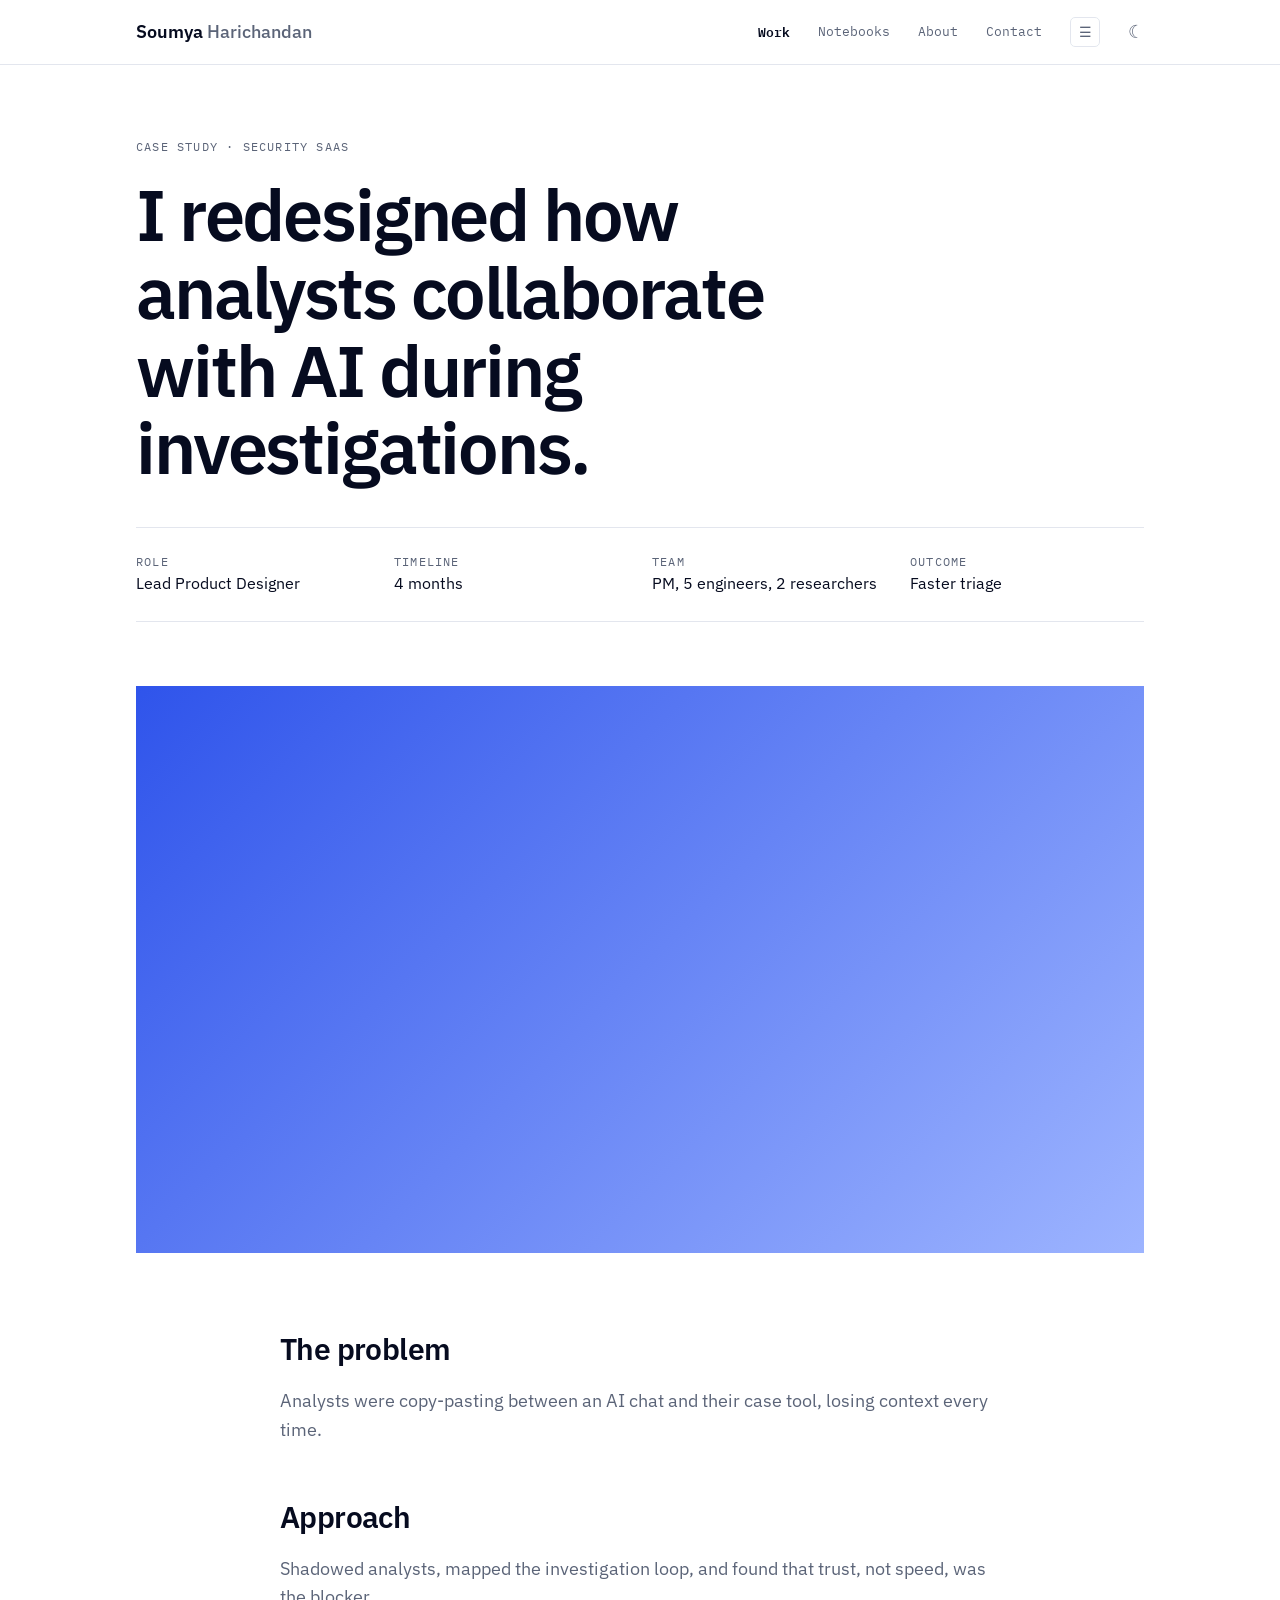
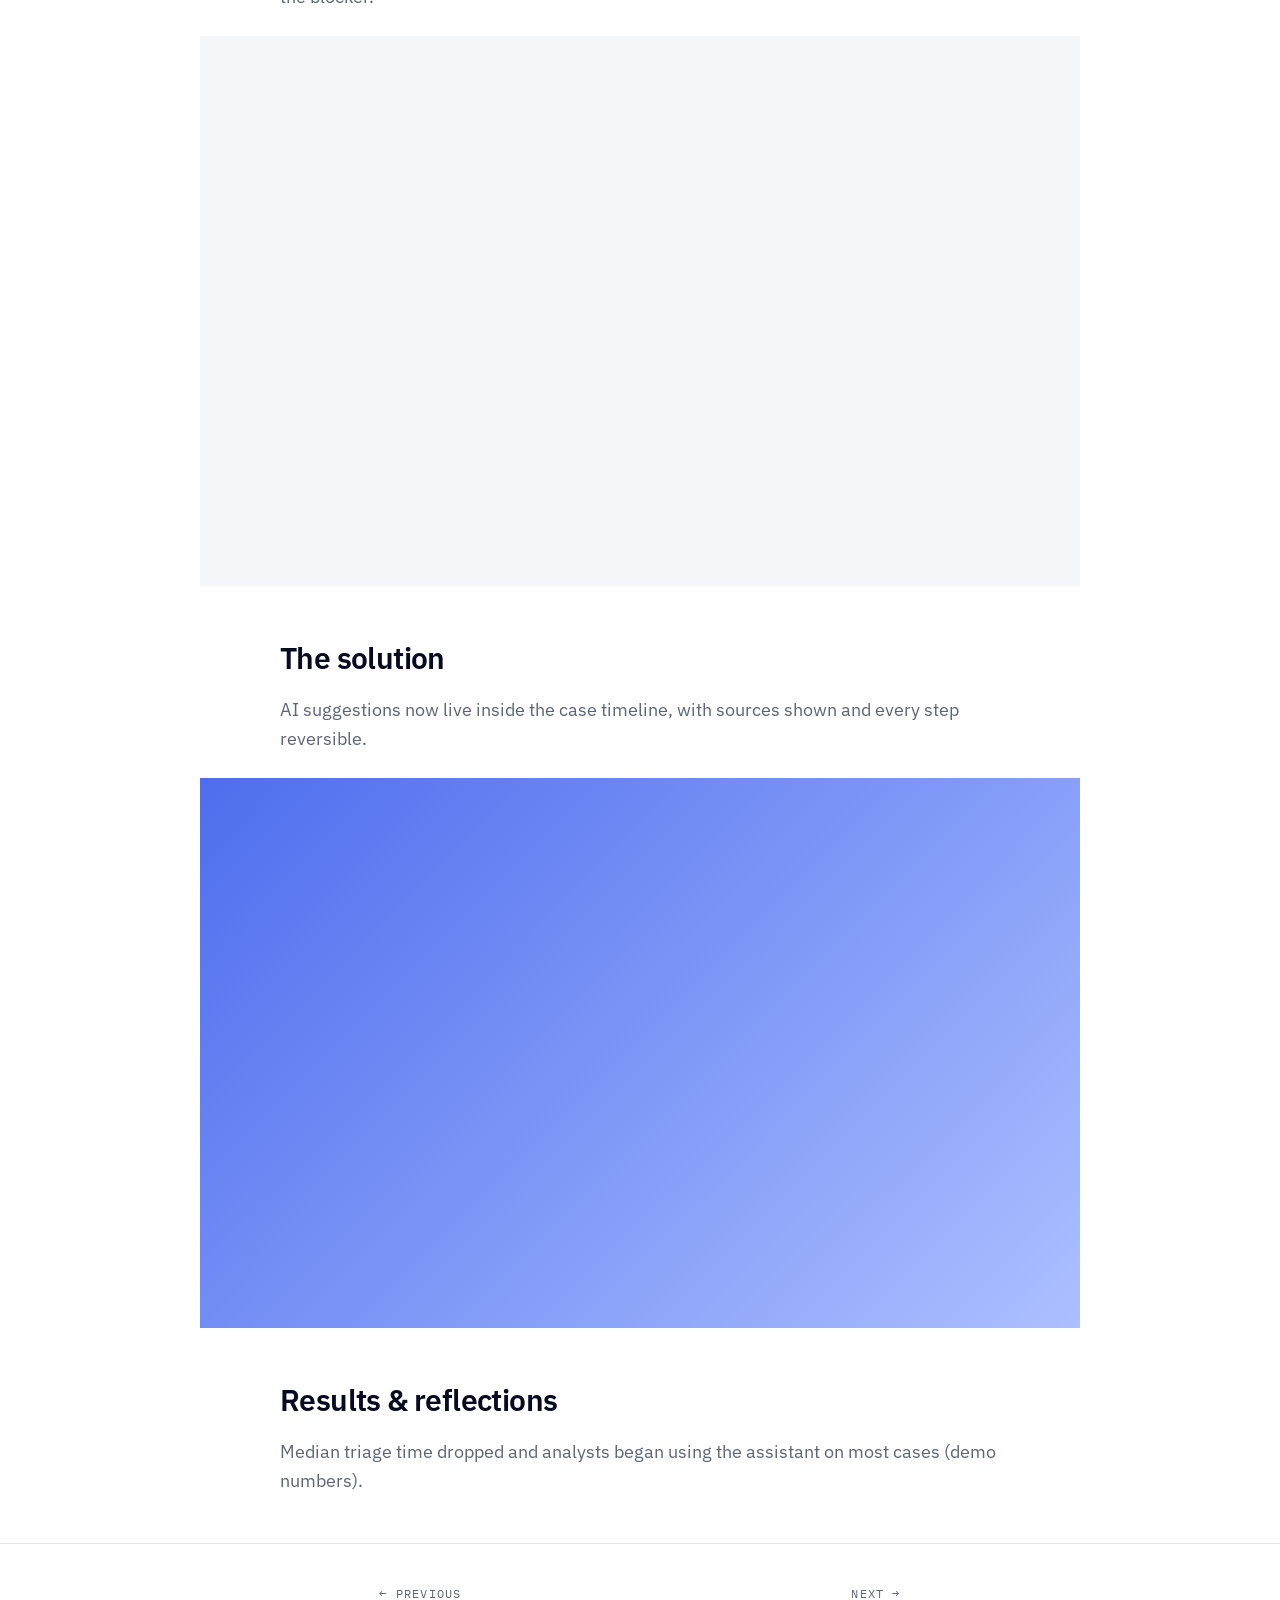
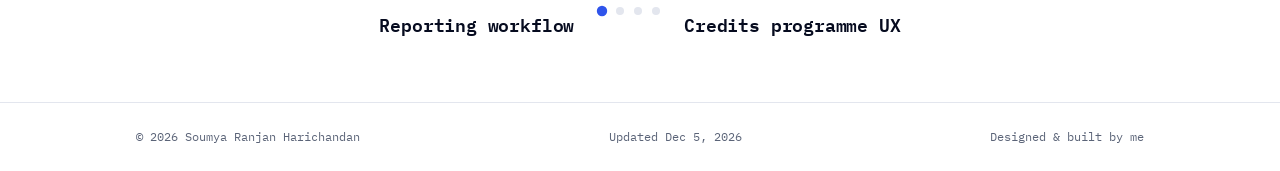
<file: case-1.html>
<!doctype html>
<html lang="en">
<head>
  <meta charset="utf-8">
  <meta name="viewport" content="width=device-width, initial-scale=1">
  <meta name="description" content="Case study: designing an AI-assisted investigations workflow for a security SaaS product.">
  <title>AI-assisted investigations — Soumya Ranjan Harichandan</title>
  <link rel="icon" href="favicon.svg" type="image/svg+xml">
  <link rel="icon" href="favicon.ico" sizes="any">
  <link rel="apple-touch-icon" href="apple-touch-icon.png">
  <meta property="og:type" content="website">
  <meta property="og:site_name" content="Soumya Ranjan Harichandan">
  <meta property="og:url" content="https://soumyaharichandan.github.io/Personal-Project/case-1.html">
  <meta property="og:title" content="AI-assisted investigations — Soumya Ranjan Harichandan">
  <meta property="og:description" content="Case study: designing an AI-assisted investigations workflow for a security SaaS product.">
  <meta property="og:image" content="https://soumyaharichandan.github.io/Personal-Project/og-image.png">
  <meta name="twitter:card" content="summary_large_image">
  <meta name="twitter:title" content="AI-assisted investigations — Soumya Ranjan Harichandan">
  <meta name="twitter:description" content="Case study: designing an AI-assisted investigations workflow for a security SaaS product.">
  <meta name="twitter:image" content="https://soumyaharichandan.github.io/Personal-Project/og-image.png">
  <link rel="preconnect" href="https://fonts.googleapis.com">
  <link rel="preconnect" href="https://fonts.gstatic.com" crossorigin>
  <link href="https://fonts.googleapis.com/css2?family=IBM+Plex+Mono:wght@400;500&family=IBM+Plex+Sans:wght@400;500;600;700&display=swap" rel="stylesheet">
  <link rel="stylesheet" href="styles.css">
</head>
<body>
  <header class="site">
    <div class="wrap">
      <a href="index.html" class="logo">Soumya <span>Harichandan</span></a>
      <nav>
        <a class="nav-link" href="work.html">Work</a>
        <a class="nav-link" href="notes.html">Notebooks</a>
        <a class="nav-link" href="about.html">About</a>
        <a class="nav-link" href="index.html#contact">Contact</a>
        <div class="burger-menu">
          <button type="button" class="burger-btn" id="burgerBtn" aria-haspopup="true" aria-expanded="false" aria-label="More">☰</button>
          <div class="burger-panel" id="burgerPanel" hidden>
            <a class="burger-mobile-only" href="work.html">Work</a>
            <a class="burger-mobile-only" href="notes.html">Notebooks</a>
            <a class="burger-mobile-only" href="about.html">About</a>
            <a class="burger-mobile-only" href="index.html#contact">Contact</a>
            <div class="burger-divider burger-mobile-only" aria-hidden="true"></div>
            <a href="lab.html">Lab</a>
            <a href="learning.html">Learning</a>
            <a href="reading-list.html">Reading list</a>
          </div>
        </div>
        <button id="theme" aria-label="Toggle theme">☾</button>
      </nav>
    </div>
  </header>

  <main class="wrap">
    <div class="cs-hero reveal">
      <p class="eyebrow">Case study · Security SaaS</p>
      <h1>I redesigned how analysts collaborate with AI during investigations.</h1>
      <div class="meta">
        <div><h4>Role</h4><p>Lead Product Designer</p></div>
        <div><h4>Timeline</h4><p>4 months</p></div>
        <div><h4>Team</h4><p>PM, 5 engineers, 2 researchers</p></div>
        <div><h4>Outcome</h4><p>Faster triage</p></div>
      </div>
    </div>
    <div class="cs-cover reveal" style="background:linear-gradient(135deg,#2f54eb,#9db4ff)"></div>
    <article class="cs-body">
      <section class="reveal"><h2>The problem</h2><p>Analysts were copy-pasting between an AI chat and their case tool, losing context every time.</p></section>
      <section class="reveal"><h2>Approach</h2><p>Shadowed analysts, mapped the investigation loop, and found that trust, not speed, was the blocker.</p>
        <div class="figure" style="background:var(--card)"></div></section>
      <section class="reveal"><h2>The solution</h2><p>AI suggestions now live inside the case timeline, with sources shown and every step reversible.</p>
        <div class="figure" style="background:linear-gradient(135deg,#2f54eb,#9db4ff);opacity:.85"></div></section>
      <section class="reveal"><h2>Results &amp; reflections</h2><p>Median triage time dropped and analysts began using the assistant on most cases (demo numbers).</p></section>
    </article>
  </main>
  <nav class="cs-pagination reveal" aria-label="Case study pagination">
    <div class="wrap cs-pagination-inner">
      <a class="cs-page-link cs-page-prev" href="case-4.html"><span class="cs-page-label">← Previous</span><strong>Reporting workflow</strong></a>
      <div class="cs-page-dots" role="list">
        <a href="case-1.html" class="cs-dot" aria-label="Case study 1 of 4" aria-current="page"></a>
        <a href="case-2.html" class="cs-dot" aria-label="Case study 2 of 4"></a>
        <a href="case-3.html" class="cs-dot" aria-label="Case study 3 of 4"></a>
        <a href="case-4.html" class="cs-dot" aria-label="Case study 4 of 4"></a>
      </div>
      <a class="cs-page-link cs-page-next" href="case-2.html"><span class="cs-page-label">Next →</span><strong>Credits programme UX</strong></a>
    </div>
  </nav>
  <footer class="site-foot"><div class="wrap"><span>© <span id="yr"></span> Soumya Ranjan Harichandan</span><span id="lastUpdated"></span><span>Designed &amp; built by me</span></div></footer>
  <script src="script.js"></script>
</body>
</html>
</file>
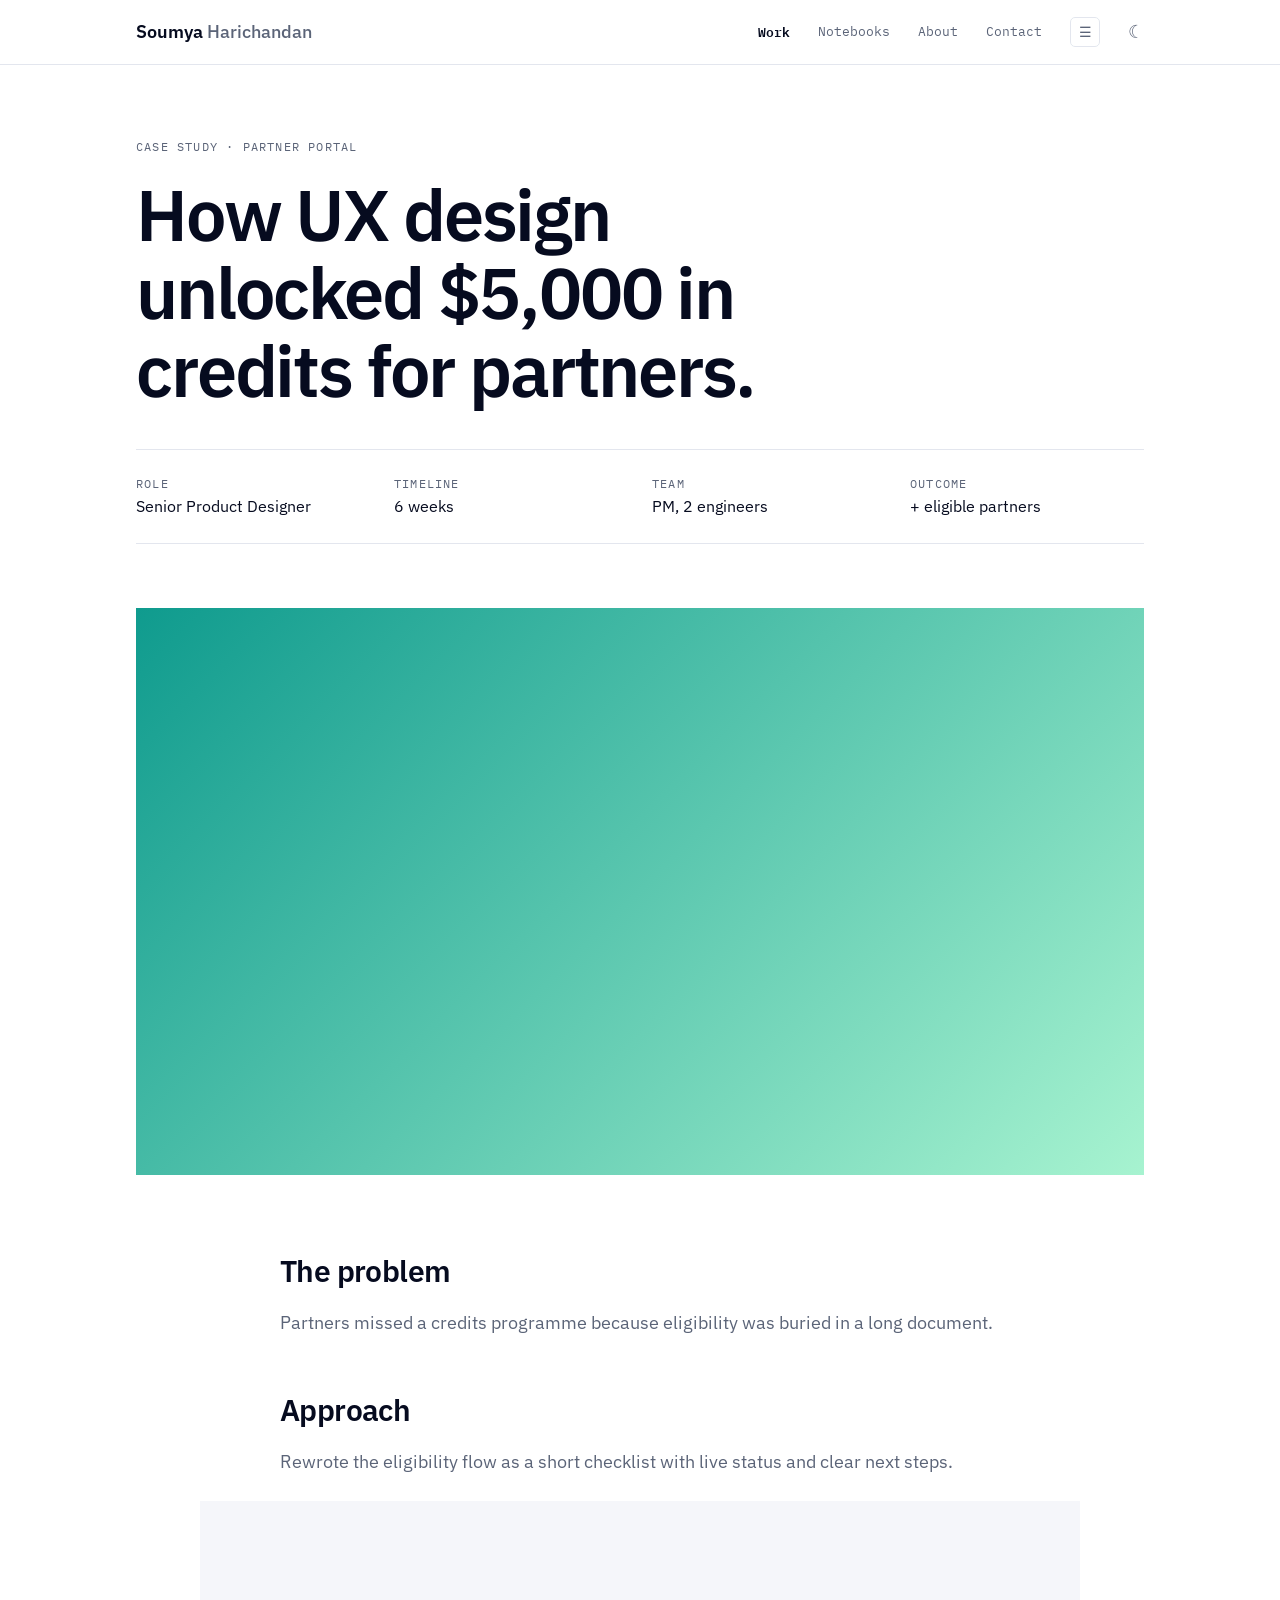
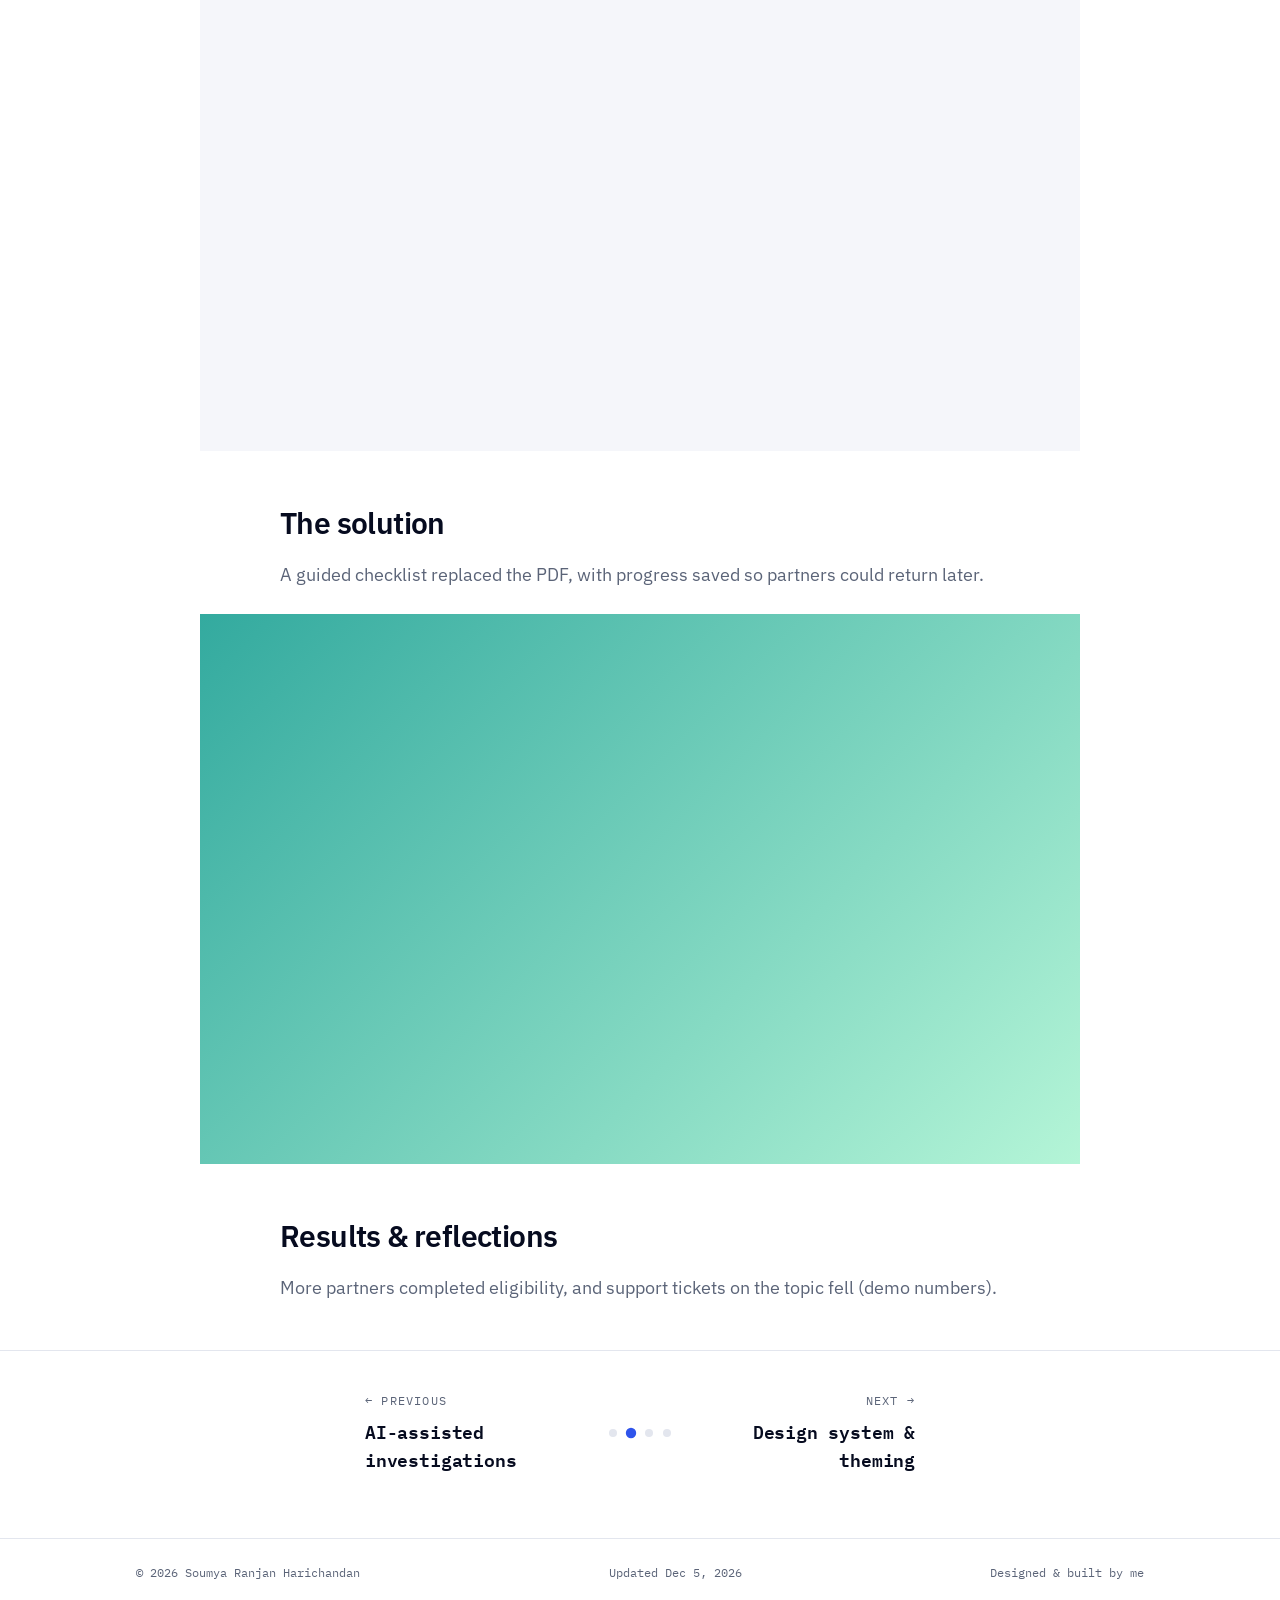
<file: case-2.html>
<!doctype html>
<html lang="en">
<head>
  <meta charset="utf-8">
  <meta name="viewport" content="width=device-width, initial-scale=1">
  <meta name="description" content="Case study: designing the credits programme UX for a partner portal.">
  <title>Credits programme UX — Soumya Ranjan Harichandan</title>
  <link rel="icon" href="favicon.svg" type="image/svg+xml">
  <link rel="icon" href="favicon.ico" sizes="any">
  <link rel="apple-touch-icon" href="apple-touch-icon.png">
  <meta property="og:type" content="website">
  <meta property="og:site_name" content="Soumya Ranjan Harichandan">
  <meta property="og:url" content="https://soumyaharichandan.github.io/Personal-Project/case-2.html">
  <meta property="og:title" content="Credits programme UX — Soumya Ranjan Harichandan">
  <meta property="og:description" content="Case study: designing the credits programme UX for a partner portal.">
  <meta property="og:image" content="https://soumyaharichandan.github.io/Personal-Project/og-image.png">
  <meta name="twitter:card" content="summary_large_image">
  <meta name="twitter:title" content="Credits programme UX — Soumya Ranjan Harichandan">
  <meta name="twitter:description" content="Case study: designing the credits programme UX for a partner portal.">
  <meta name="twitter:image" content="https://soumyaharichandan.github.io/Personal-Project/og-image.png">
  <link rel="preconnect" href="https://fonts.googleapis.com">
  <link rel="preconnect" href="https://fonts.gstatic.com" crossorigin>
  <link href="https://fonts.googleapis.com/css2?family=IBM+Plex+Mono:wght@400;500&family=IBM+Plex+Sans:wght@400;500;600;700&display=swap" rel="stylesheet">
  <link rel="stylesheet" href="styles.css">
</head>
<body>
  <header class="site">
    <div class="wrap">
      <a href="index.html" class="logo">Soumya <span>Harichandan</span></a>
      <nav>
        <a class="nav-link" href="work.html">Work</a>
        <a class="nav-link" href="notes.html">Notebooks</a>
        <a class="nav-link" href="about.html">About</a>
        <a class="nav-link" href="index.html#contact">Contact</a>
        <div class="burger-menu">
          <button type="button" class="burger-btn" id="burgerBtn" aria-haspopup="true" aria-expanded="false" aria-label="More">☰</button>
          <div class="burger-panel" id="burgerPanel" hidden>
            <a class="burger-mobile-only" href="work.html">Work</a>
            <a class="burger-mobile-only" href="notes.html">Notebooks</a>
            <a class="burger-mobile-only" href="about.html">About</a>
            <a class="burger-mobile-only" href="index.html#contact">Contact</a>
            <div class="burger-divider burger-mobile-only" aria-hidden="true"></div>
            <a href="lab.html">Lab</a>
            <a href="learning.html">Learning</a>
            <a href="reading-list.html">Reading list</a>
          </div>
        </div>
        <button id="theme" aria-label="Toggle theme">☾</button>
      </nav>
    </div>
  </header>

  <main class="wrap">
    <div class="cs-hero reveal">
      <p class="eyebrow">Case study · Partner portal</p>
      <h1>How UX design unlocked $5,000 in credits for partners.</h1>
      <div class="meta">
        <div><h4>Role</h4><p>Senior Product Designer</p></div>
        <div><h4>Timeline</h4><p>6 weeks</p></div>
        <div><h4>Team</h4><p>PM, 2 engineers</p></div>
        <div><h4>Outcome</h4><p>+ eligible partners</p></div>
      </div>
    </div>
    <div class="cs-cover reveal" style="background:linear-gradient(135deg,#0f9b8e,#a7f3d0)"></div>
    <article class="cs-body">
      <section class="reveal"><h2>The problem</h2><p>Partners missed a credits programme because eligibility was buried in a long document.</p></section>
      <section class="reveal"><h2>Approach</h2><p>Rewrote the eligibility flow as a short checklist with live status and clear next steps.</p>
        <div class="figure" style="background:var(--card)"></div></section>
      <section class="reveal"><h2>The solution</h2><p>A guided checklist replaced the PDF, with progress saved so partners could return later.</p>
        <div class="figure" style="background:linear-gradient(135deg,#0f9b8e,#a7f3d0);opacity:.85"></div></section>
      <section class="reveal"><h2>Results &amp; reflections</h2><p>More partners completed eligibility, and support tickets on the topic fell (demo numbers).</p></section>
    </article>
  </main>
  <nav class="cs-pagination reveal" aria-label="Case study pagination">
    <div class="wrap cs-pagination-inner">
      <a class="cs-page-link cs-page-prev" href="case-1.html"><span class="cs-page-label">← Previous</span><strong>AI-assisted investigations</strong></a>
      <div class="cs-page-dots" role="list">
        <a href="case-1.html" class="cs-dot" aria-label="Case study 1 of 4"></a>
        <a href="case-2.html" class="cs-dot" aria-label="Case study 2 of 4" aria-current="page"></a>
        <a href="case-3.html" class="cs-dot" aria-label="Case study 3 of 4"></a>
        <a href="case-4.html" class="cs-dot" aria-label="Case study 4 of 4"></a>
      </div>
      <a class="cs-page-link cs-page-next" href="case-3.html"><span class="cs-page-label">Next →</span><strong>Design system &amp; theming</strong></a>
    </div>
  </nav>
  <footer class="site-foot"><div class="wrap"><span>© <span id="yr"></span> Soumya Ranjan Harichandan</span><span id="lastUpdated"></span><span>Designed &amp; built by me</span></div></footer>
  <script src="script.js"></script>
</body>
</html>
</file>
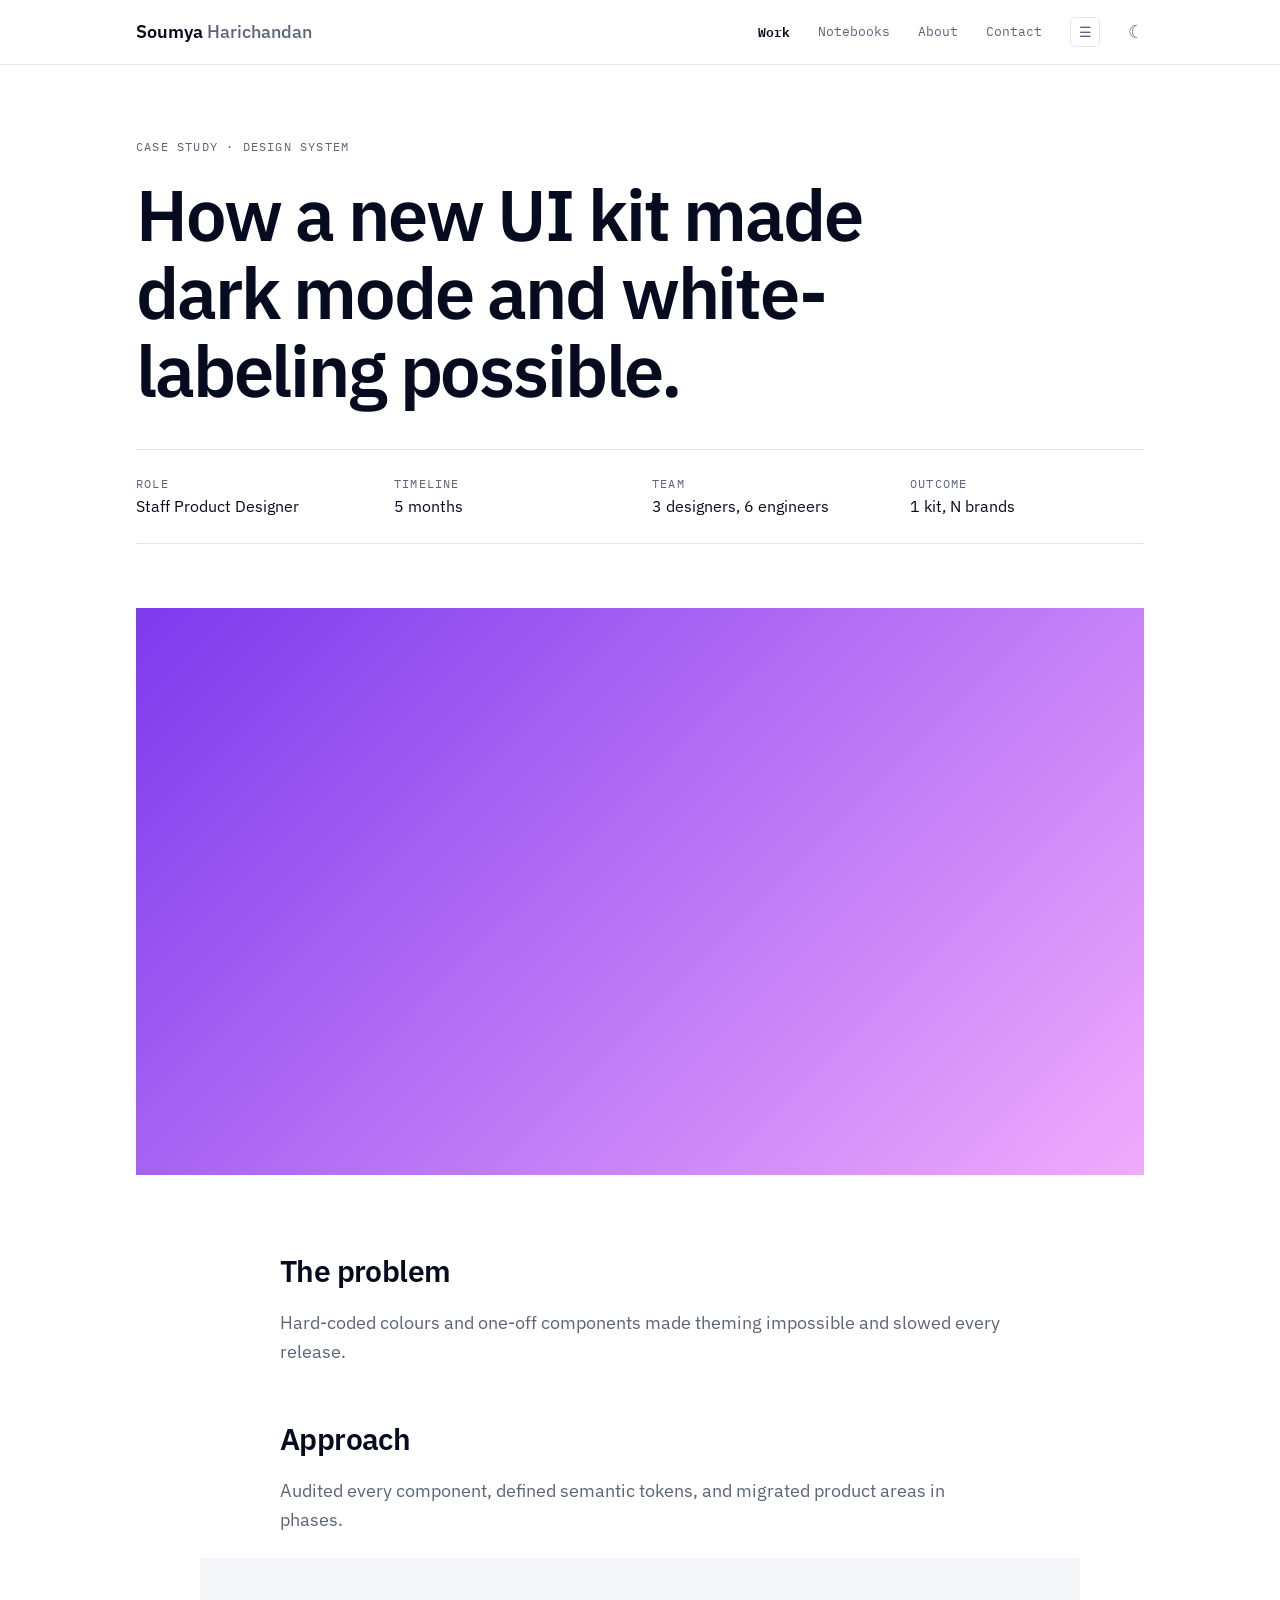
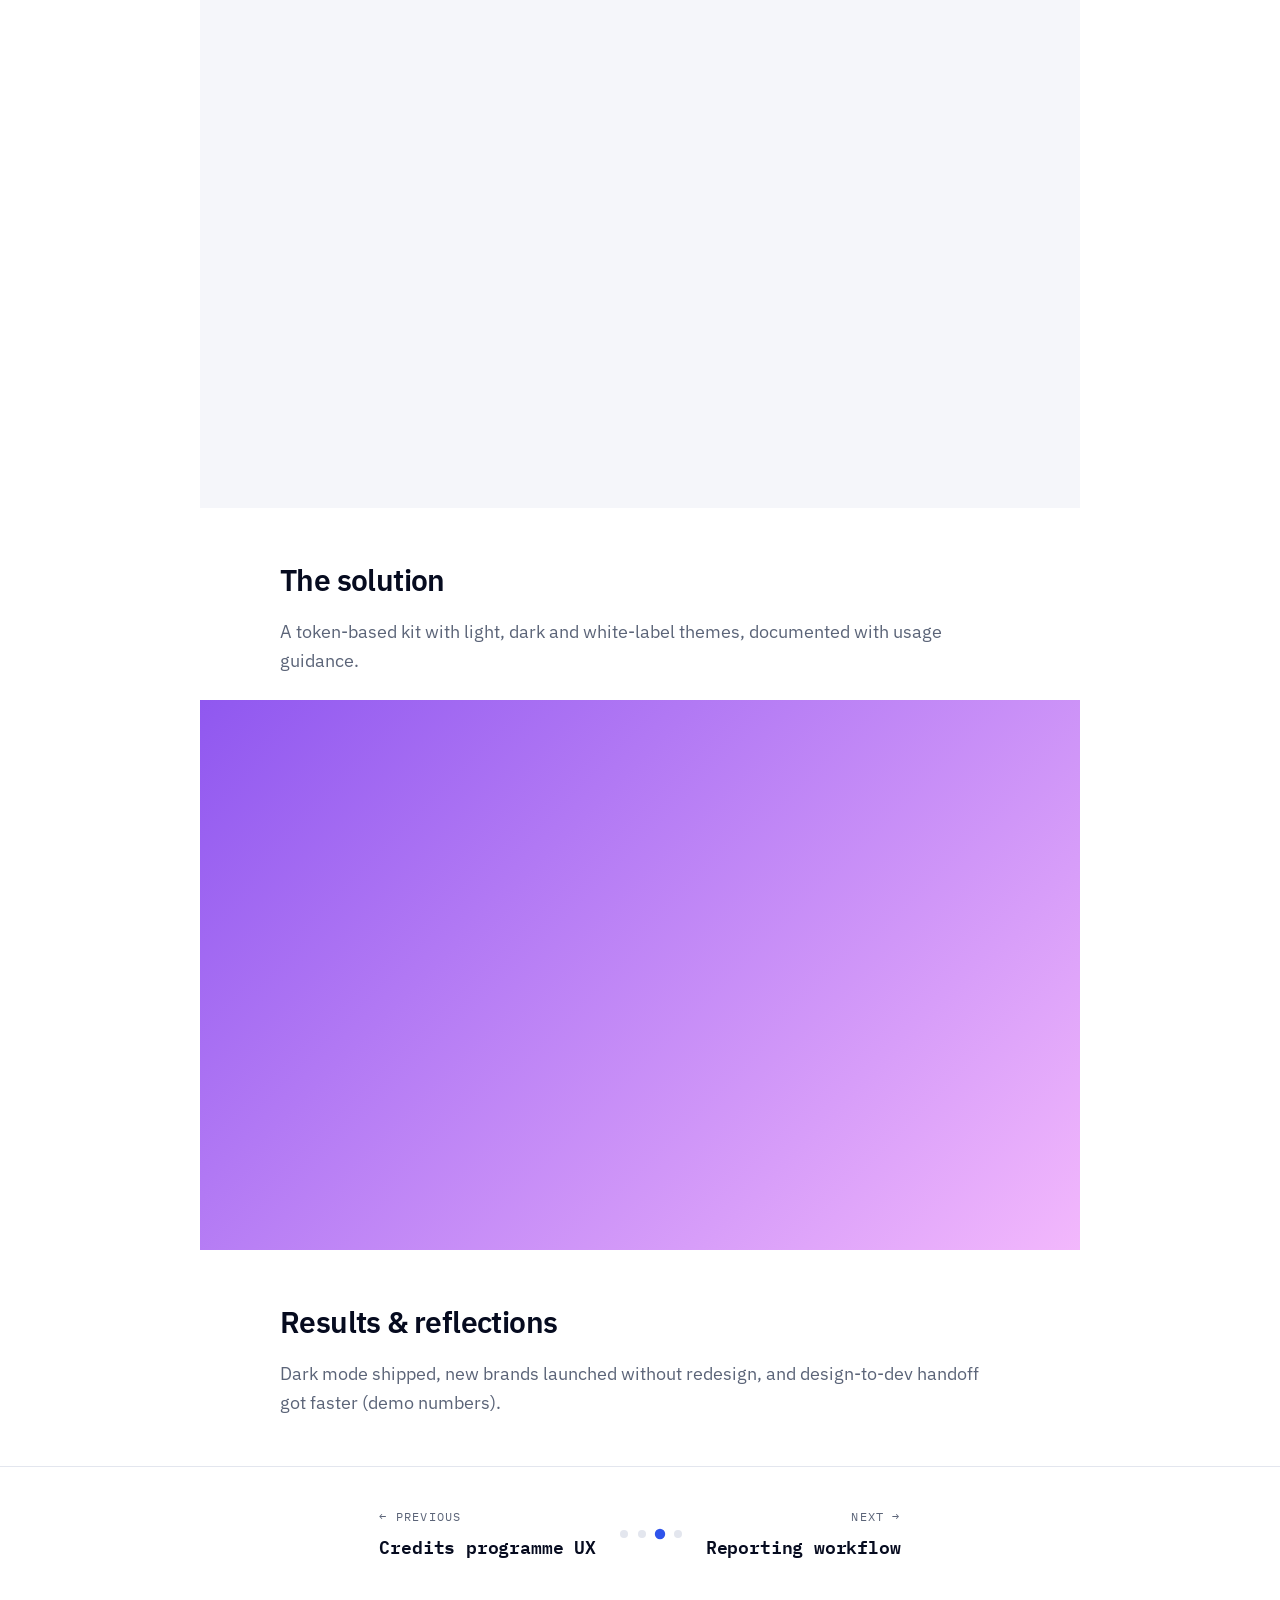
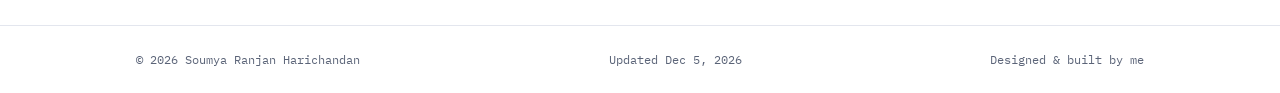
<file: case-3.html>
<!doctype html>
<html lang="en">
<head>
  <meta charset="utf-8">
  <meta name="viewport" content="width=device-width, initial-scale=1">
  <meta name="description" content="Case study: building a design system with theming support.">
  <title>Design system & theming — Soumya Ranjan Harichandan</title>
  <link rel="icon" href="favicon.svg" type="image/svg+xml">
  <link rel="icon" href="favicon.ico" sizes="any">
  <link rel="apple-touch-icon" href="apple-touch-icon.png">
  <meta property="og:type" content="website">
  <meta property="og:site_name" content="Soumya Ranjan Harichandan">
  <meta property="og:url" content="https://soumyaharichandan.github.io/Personal-Project/case-3.html">
  <meta property="og:title" content="Design system & theming — Soumya Ranjan Harichandan">
  <meta property="og:description" content="Case study: building a design system with theming support.">
  <meta property="og:image" content="https://soumyaharichandan.github.io/Personal-Project/og-image.png">
  <meta name="twitter:card" content="summary_large_image">
  <meta name="twitter:title" content="Design system & theming — Soumya Ranjan Harichandan">
  <meta name="twitter:description" content="Case study: building a design system with theming support.">
  <meta name="twitter:image" content="https://soumyaharichandan.github.io/Personal-Project/og-image.png">
  <link rel="preconnect" href="https://fonts.googleapis.com">
  <link rel="preconnect" href="https://fonts.gstatic.com" crossorigin>
  <link href="https://fonts.googleapis.com/css2?family=IBM+Plex+Mono:wght@400;500&family=IBM+Plex+Sans:wght@400;500;600;700&display=swap" rel="stylesheet">
  <link rel="stylesheet" href="styles.css">
</head>
<body>
  <header class="site">
    <div class="wrap">
      <a href="index.html" class="logo">Soumya <span>Harichandan</span></a>
      <nav>
        <a class="nav-link" href="work.html">Work</a>
        <a class="nav-link" href="notes.html">Notebooks</a>
        <a class="nav-link" href="about.html">About</a>
        <a class="nav-link" href="index.html#contact">Contact</a>
        <div class="burger-menu">
          <button type="button" class="burger-btn" id="burgerBtn" aria-haspopup="true" aria-expanded="false" aria-label="More">☰</button>
          <div class="burger-panel" id="burgerPanel" hidden>
            <a class="burger-mobile-only" href="work.html">Work</a>
            <a class="burger-mobile-only" href="notes.html">Notebooks</a>
            <a class="burger-mobile-only" href="about.html">About</a>
            <a class="burger-mobile-only" href="index.html#contact">Contact</a>
            <div class="burger-divider burger-mobile-only" aria-hidden="true"></div>
            <a href="lab.html">Lab</a>
            <a href="learning.html">Learning</a>
            <a href="reading-list.html">Reading list</a>
          </div>
        </div>
        <button id="theme" aria-label="Toggle theme">☾</button>
      </nav>
    </div>
  </header>

  <main class="wrap">
    <div class="cs-hero reveal">
      <p class="eyebrow">Case study · Design system</p>
      <h1>How a new UI kit made dark mode and white-labeling possible.</h1>
      <div class="meta">
        <div><h4>Role</h4><p>Staff Product Designer</p></div>
        <div><h4>Timeline</h4><p>5 months</p></div>
        <div><h4>Team</h4><p>3 designers, 6 engineers</p></div>
        <div><h4>Outcome</h4><p>1 kit, N brands</p></div>
      </div>
    </div>
    <div class="cs-cover reveal" style="background:linear-gradient(135deg,#7c3aed,#f0abfc)"></div>
    <article class="cs-body">
      <section class="reveal"><h2>The problem</h2><p>Hard-coded colours and one-off components made theming impossible and slowed every release.</p></section>
      <section class="reveal"><h2>Approach</h2><p>Audited every component, defined semantic tokens, and migrated product areas in phases.</p>
        <div class="figure" style="background:var(--card)"></div></section>
      <section class="reveal"><h2>The solution</h2><p>A token-based kit with light, dark and white-label themes, documented with usage guidance.</p>
        <div class="figure" style="background:linear-gradient(135deg,#7c3aed,#f0abfc);opacity:.85"></div></section>
      <section class="reveal"><h2>Results &amp; reflections</h2><p>Dark mode shipped, new brands launched without redesign, and design-to-dev handoff got faster (demo numbers).</p></section>
    </article>
  </main>
  <nav class="cs-pagination reveal" aria-label="Case study pagination">
    <div class="wrap cs-pagination-inner">
      <a class="cs-page-link cs-page-prev" href="case-2.html"><span class="cs-page-label">← Previous</span><strong>Credits programme UX</strong></a>
      <div class="cs-page-dots" role="list">
        <a href="case-1.html" class="cs-dot" aria-label="Case study 1 of 4"></a>
        <a href="case-2.html" class="cs-dot" aria-label="Case study 2 of 4"></a>
        <a href="case-3.html" class="cs-dot" aria-label="Case study 3 of 4" aria-current="page"></a>
        <a href="case-4.html" class="cs-dot" aria-label="Case study 4 of 4"></a>
      </div>
      <a class="cs-page-link cs-page-next" href="case-4.html"><span class="cs-page-label">Next →</span><strong>Reporting workflow</strong></a>
    </div>
  </nav>
  <footer class="site-foot"><div class="wrap"><span>© <span id="yr"></span> Soumya Ranjan Harichandan</span><span id="lastUpdated"></span><span>Designed &amp; built by me</span></div></footer>
  <script src="script.js"></script>
</body>
</html>
</file>
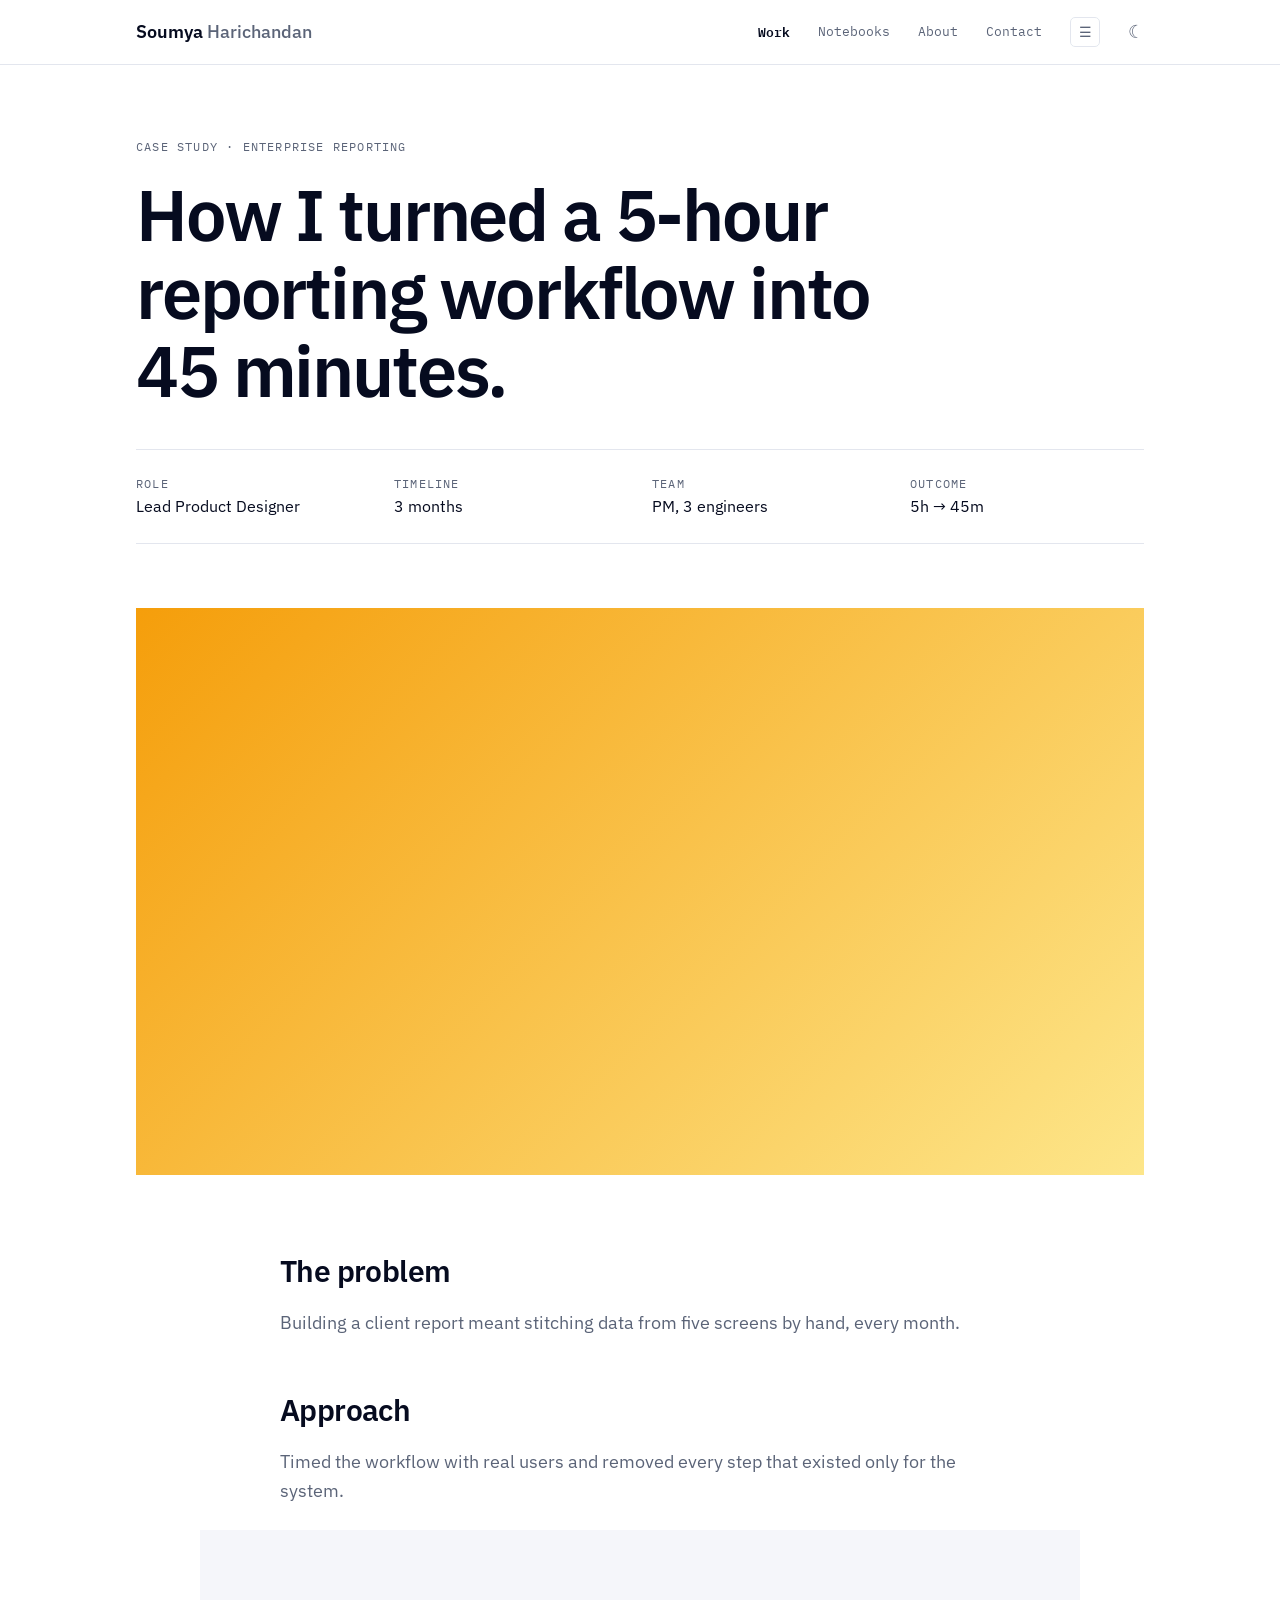
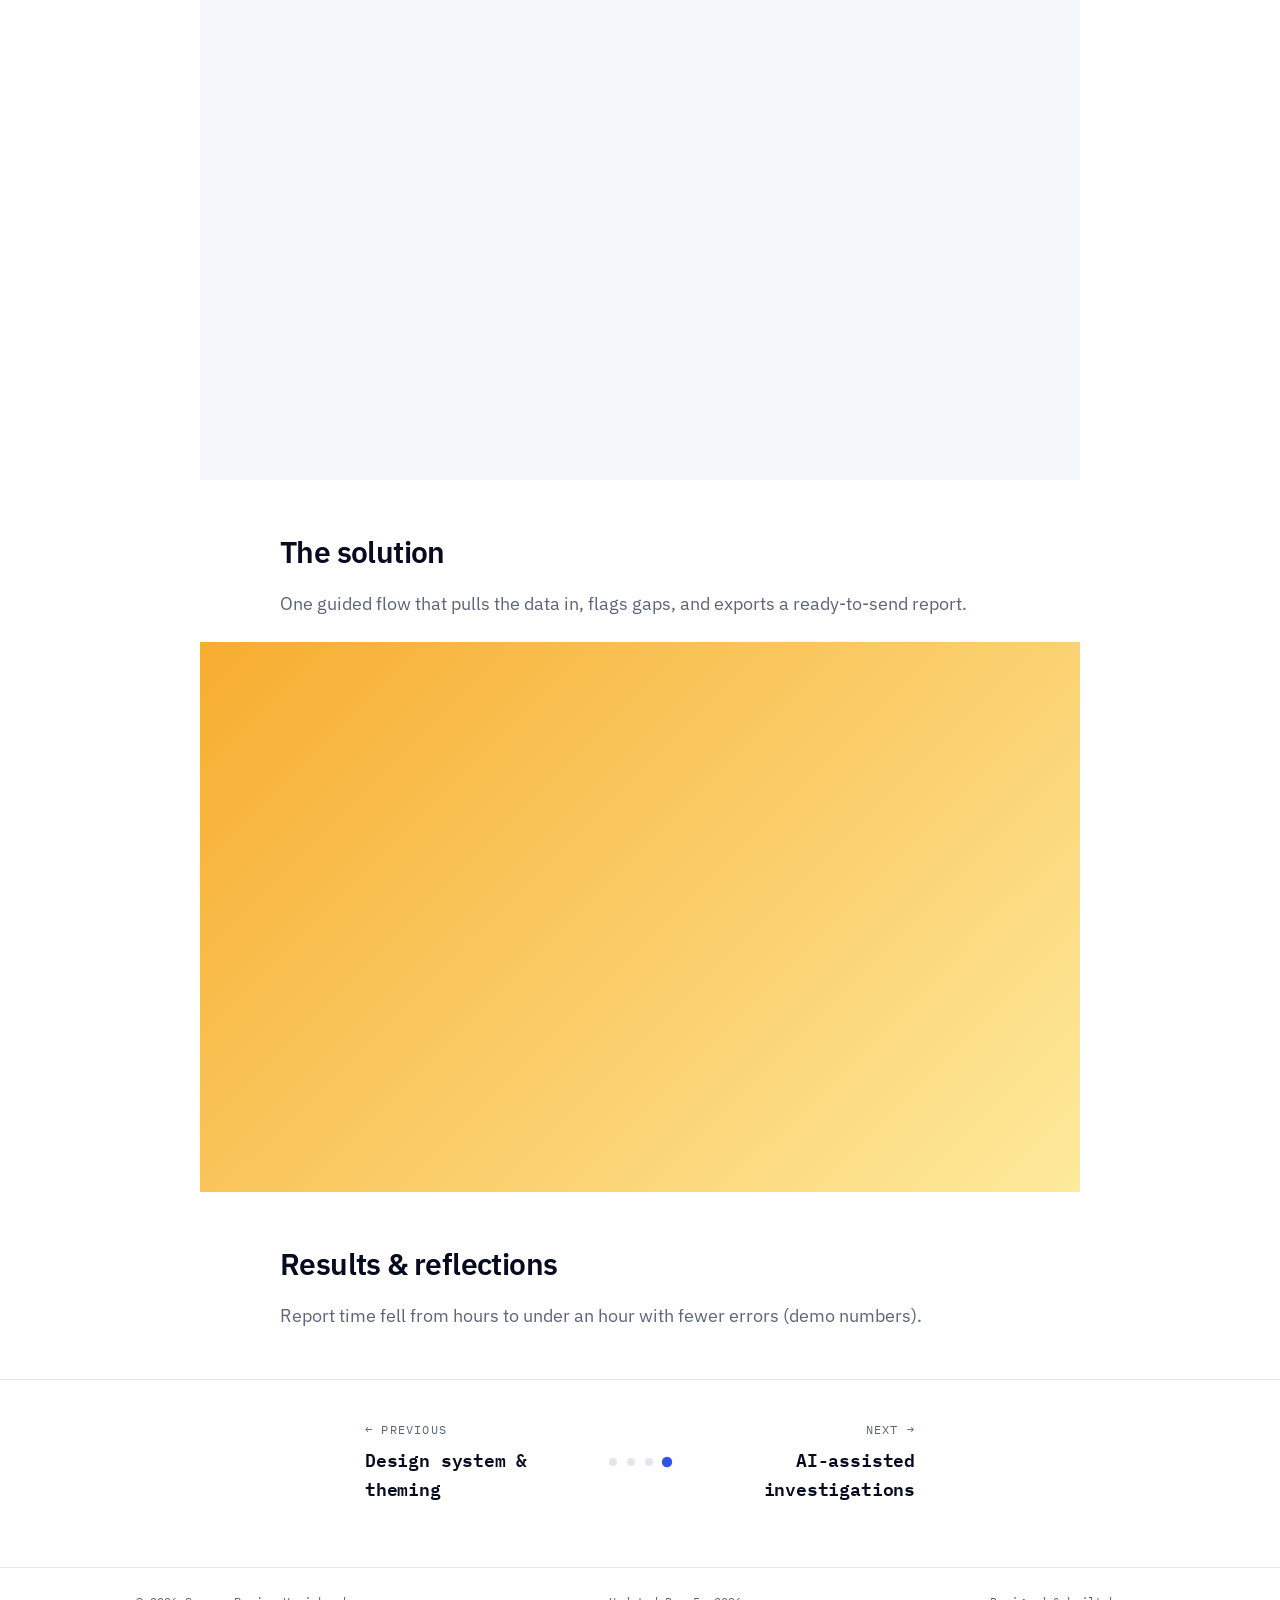
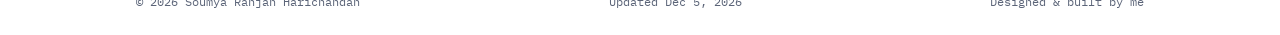
<file: case-4.html>
<!doctype html>
<html lang="en">
<head>
  <meta charset="utf-8">
  <meta name="viewport" content="width=device-width, initial-scale=1">
  <meta name="description" content="Case study: redesigning an enterprise reporting workflow.">
  <title>Reporting workflow — Soumya Ranjan Harichandan</title>
  <link rel="icon" href="favicon.svg" type="image/svg+xml">
  <link rel="icon" href="favicon.ico" sizes="any">
  <link rel="apple-touch-icon" href="apple-touch-icon.png">
  <meta property="og:type" content="website">
  <meta property="og:site_name" content="Soumya Ranjan Harichandan">
  <meta property="og:url" content="https://soumyaharichandan.github.io/Personal-Project/case-4.html">
  <meta property="og:title" content="Reporting workflow — Soumya Ranjan Harichandan">
  <meta property="og:description" content="Case study: redesigning an enterprise reporting workflow.">
  <meta property="og:image" content="https://soumyaharichandan.github.io/Personal-Project/og-image.png">
  <meta name="twitter:card" content="summary_large_image">
  <meta name="twitter:title" content="Reporting workflow — Soumya Ranjan Harichandan">
  <meta name="twitter:description" content="Case study: redesigning an enterprise reporting workflow.">
  <meta name="twitter:image" content="https://soumyaharichandan.github.io/Personal-Project/og-image.png">
  <link rel="preconnect" href="https://fonts.googleapis.com">
  <link rel="preconnect" href="https://fonts.gstatic.com" crossorigin>
  <link href="https://fonts.googleapis.com/css2?family=IBM+Plex+Mono:wght@400;500&family=IBM+Plex+Sans:wght@400;500;600;700&display=swap" rel="stylesheet">
  <link rel="stylesheet" href="styles.css">
</head>
<body>
  <header class="site">
    <div class="wrap">
      <a href="index.html" class="logo">Soumya <span>Harichandan</span></a>
      <nav>
        <a class="nav-link" href="work.html">Work</a>
        <a class="nav-link" href="notes.html">Notebooks</a>
        <a class="nav-link" href="about.html">About</a>
        <a class="nav-link" href="index.html#contact">Contact</a>
        <div class="burger-menu">
          <button type="button" class="burger-btn" id="burgerBtn" aria-haspopup="true" aria-expanded="false" aria-label="More">☰</button>
          <div class="burger-panel" id="burgerPanel" hidden>
            <a class="burger-mobile-only" href="work.html">Work</a>
            <a class="burger-mobile-only" href="notes.html">Notebooks</a>
            <a class="burger-mobile-only" href="about.html">About</a>
            <a class="burger-mobile-only" href="index.html#contact">Contact</a>
            <div class="burger-divider burger-mobile-only" aria-hidden="true"></div>
            <a href="lab.html">Lab</a>
            <a href="learning.html">Learning</a>
            <a href="reading-list.html">Reading list</a>
          </div>
        </div>
        <button id="theme" aria-label="Toggle theme">☾</button>
      </nav>
    </div>
  </header>

  <main class="wrap">
    <div class="cs-hero reveal">
      <p class="eyebrow">Case study · Enterprise reporting</p>
      <h1>How I turned a 5-hour reporting workflow into 45 minutes.</h1>
      <div class="meta">
        <div><h4>Role</h4><p>Lead Product Designer</p></div>
        <div><h4>Timeline</h4><p>3 months</p></div>
        <div><h4>Team</h4><p>PM, 3 engineers</p></div>
        <div><h4>Outcome</h4><p>5h → 45m</p></div>
      </div>
    </div>
    <div class="cs-cover reveal" style="background:linear-gradient(135deg,#f59e0b,#fde68a)"></div>
    <article class="cs-body">
      <section class="reveal"><h2>The problem</h2><p>Building a client report meant stitching data from five screens by hand, every month.</p></section>
      <section class="reveal"><h2>Approach</h2><p>Timed the workflow with real users and removed every step that existed only for the system.</p>
        <div class="figure" style="background:var(--card)"></div></section>
      <section class="reveal"><h2>The solution</h2><p>One guided flow that pulls the data in, flags gaps, and exports a ready-to-send report.</p>
        <div class="figure" style="background:linear-gradient(135deg,#f59e0b,#fde68a);opacity:.85"></div></section>
      <section class="reveal"><h2>Results &amp; reflections</h2><p>Report time fell from hours to under an hour with fewer errors (demo numbers).</p></section>
    </article>
  </main>
  <nav class="cs-pagination reveal" aria-label="Case study pagination">
    <div class="wrap cs-pagination-inner">
      <a class="cs-page-link cs-page-prev" href="case-3.html"><span class="cs-page-label">← Previous</span><strong>Design system &amp; theming</strong></a>
      <div class="cs-page-dots" role="list">
        <a href="case-1.html" class="cs-dot" aria-label="Case study 1 of 4"></a>
        <a href="case-2.html" class="cs-dot" aria-label="Case study 2 of 4"></a>
        <a href="case-3.html" class="cs-dot" aria-label="Case study 3 of 4"></a>
        <a href="case-4.html" class="cs-dot" aria-label="Case study 4 of 4" aria-current="page"></a>
      </div>
      <a class="cs-page-link cs-page-next" href="case-1.html"><span class="cs-page-label">Next →</span><strong>AI-assisted investigations</strong></a>
    </div>
  </nav>
  <footer class="site-foot"><div class="wrap"><span>© <span id="yr"></span> Soumya Ranjan Harichandan</span><span id="lastUpdated"></span><span>Designed &amp; built by me</span></div></footer>
  <script src="script.js"></script>
</body>
</html>
</file>
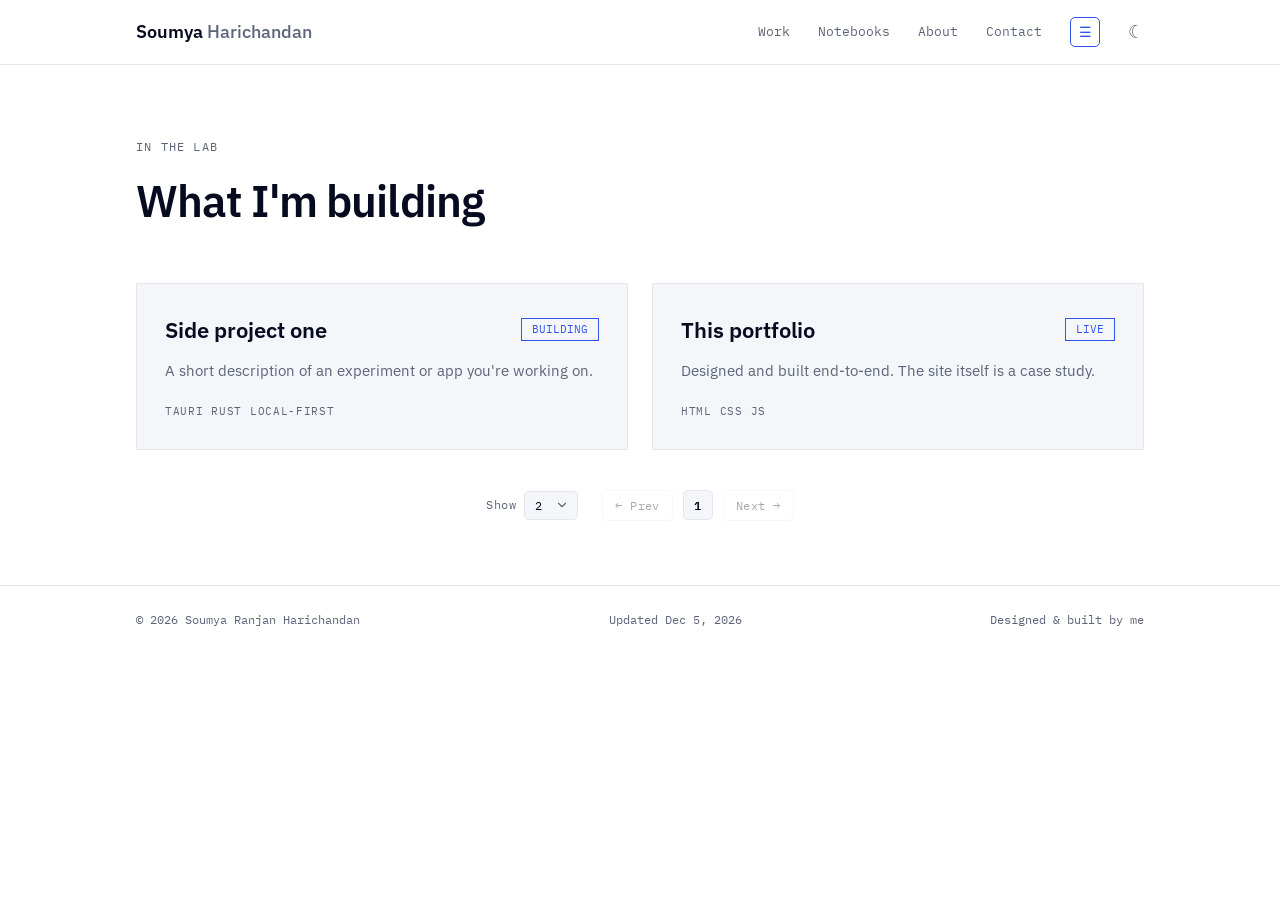
<file: lab.html>
<!doctype html>
<html lang="en">
<head>
  <meta charset="utf-8">
  <meta name="viewport" content="width=device-width, initial-scale=1">
  <meta name="description" content="Experiments and side projects by Soumya Ranjan Harichandan.">
  <title>Lab — Soumya Ranjan Harichandan</title>
  <link rel="icon" href="favicon.svg" type="image/svg+xml">
  <link rel="icon" href="favicon.ico" sizes="any">
  <link rel="apple-touch-icon" href="apple-touch-icon.png">
  <meta property="og:type" content="website">
  <meta property="og:site_name" content="Soumya Ranjan Harichandan">
  <meta property="og:url" content="https://soumyaharichandan.github.io/Personal-Project/lab.html">
  <meta property="og:title" content="Lab — Soumya Ranjan Harichandan">
  <meta property="og:description" content="Experiments and side projects by Soumya Ranjan Harichandan.">
  <meta property="og:image" content="https://soumyaharichandan.github.io/Personal-Project/og-image.png">
  <meta name="twitter:card" content="summary_large_image">
  <meta name="twitter:title" content="Lab — Soumya Ranjan Harichandan">
  <meta name="twitter:description" content="Experiments and side projects by Soumya Ranjan Harichandan.">
  <meta name="twitter:image" content="https://soumyaharichandan.github.io/Personal-Project/og-image.png">
  <link rel="preconnect" href="https://fonts.googleapis.com">
  <link rel="preconnect" href="https://fonts.gstatic.com" crossorigin>
  <link href="https://fonts.googleapis.com/css2?family=IBM+Plex+Mono:wght@400;500&family=IBM+Plex+Sans:wght@400;500;600;700&display=swap" rel="stylesheet">
  <link rel="stylesheet" href="styles.css">
</head>
<body>
  <header class="site">
    <div class="wrap">
      <a href="index.html" class="logo">Soumya <span>Harichandan</span></a>
      <nav>
        <a class="nav-link" href="work.html">Work</a>
        <a class="nav-link" href="notes.html">Notebooks</a>
        <a class="nav-link" href="about.html">About</a>
        <a class="nav-link" href="index.html#contact">Contact</a>
        <div class="burger-menu">
          <button type="button" class="burger-btn" id="burgerBtn" aria-haspopup="true" aria-expanded="false" aria-label="More">☰</button>
          <div class="burger-panel" id="burgerPanel" hidden>
            <a class="burger-mobile-only" href="work.html">Work</a>
            <a class="burger-mobile-only" href="notes.html">Notebooks</a>
            <a class="burger-mobile-only" href="about.html">About</a>
            <a class="burger-mobile-only" href="index.html#contact">Contact</a>
            <div class="burger-divider burger-mobile-only" aria-hidden="true"></div>
            <a href="lab.html">Lab</a>
            <a href="learning.html">Learning</a>
            <a href="reading-list.html">Reading list</a>
          </div>
        </div>
        <button id="theme" aria-label="Toggle theme">☾</button>
      </nav>
    </div>
  </header>

  <main class="wrap">
    <div class="cs-hero reveal">
      <p class="eyebrow">In the lab</p>
      <h1 class="h2-size">What I'm building</h1>
    </div>
    <div class="lab reveal" style="margin-top:32px">
      <article>
        <div class="row"><h3>Side project one</h3><span class="badge">BUILDING</span></div>
        <p>A short description of an experiment or app you're working on.</p>
        <div class="stack"><span>TAURI</span><span>RUST</span><span>LOCAL-FIRST</span></div>
      </article>
      <article>
        <div class="row"><h3>This portfolio</h3><span class="badge">LIVE</span></div>
        <p>Designed and built end-to-end. The site itself is a case study.</p>
        <div class="stack"><span>HTML</span><span>CSS</span><span>JS</span></div>
      </article>
    </div>
    <div class="pg-bar" id="labPgBar">
      <label class="pg-size"><span>Show</span>
        <select id="labPerPage" aria-label="Items per page">
          <option value="2">2</option>
          <option value="4">4</option>
          <option value="8">8</option>
          <option value="16">16</option>
        </select>
      </label>
      <nav class="pg-pagination" id="labPagination" aria-label="Pagination" hidden></nav>
    </div>
  </main>
  <footer class="site-foot"><div class="wrap"><span>© <span id="yr"></span> Soumya Ranjan Harichandan</span><span id="lastUpdated"></span><span>Designed &amp; built by me</span></div></footer>
  <script src="script.js"></script>
  <script>
    (function () {
      const items = [...document.querySelectorAll('.lab > article')];
      const pgBar = document.getElementById('labPgBar');
      const perPageSelect = document.getElementById('labPerPage');
      const PP_KEY = 'pgPerPage:lab';
      let PER_PAGE = 2;
      try { const saved = parseInt(localStorage.getItem(PP_KEY), 10); if (saved) PER_PAGE = saved; } catch (e) {}
      function render() {
        if (pgBar) pgBar.hidden = items.length === 0;
        pagination.setCount(items.length, PER_PAGE);
      }
      const pagination = skPagination(document.getElementById('labPagination'), page => {
        items.forEach((el, i) => el.classList.toggle('pg-hidden', i < (page - 1) * PER_PAGE || i >= page * PER_PAGE));
      });
      if (perPageSelect) {
        perPageSelect.value = String(PER_PAGE);
        perPageSelect.addEventListener('change', () => {
          PER_PAGE = parseInt(perPageSelect.value, 10) || PER_PAGE;
          try { localStorage.setItem(PP_KEY, String(PER_PAGE)); } catch (e) {}
          render();
        });
      }
      render();
    })();
  </script>
</body>
</html>
</file>
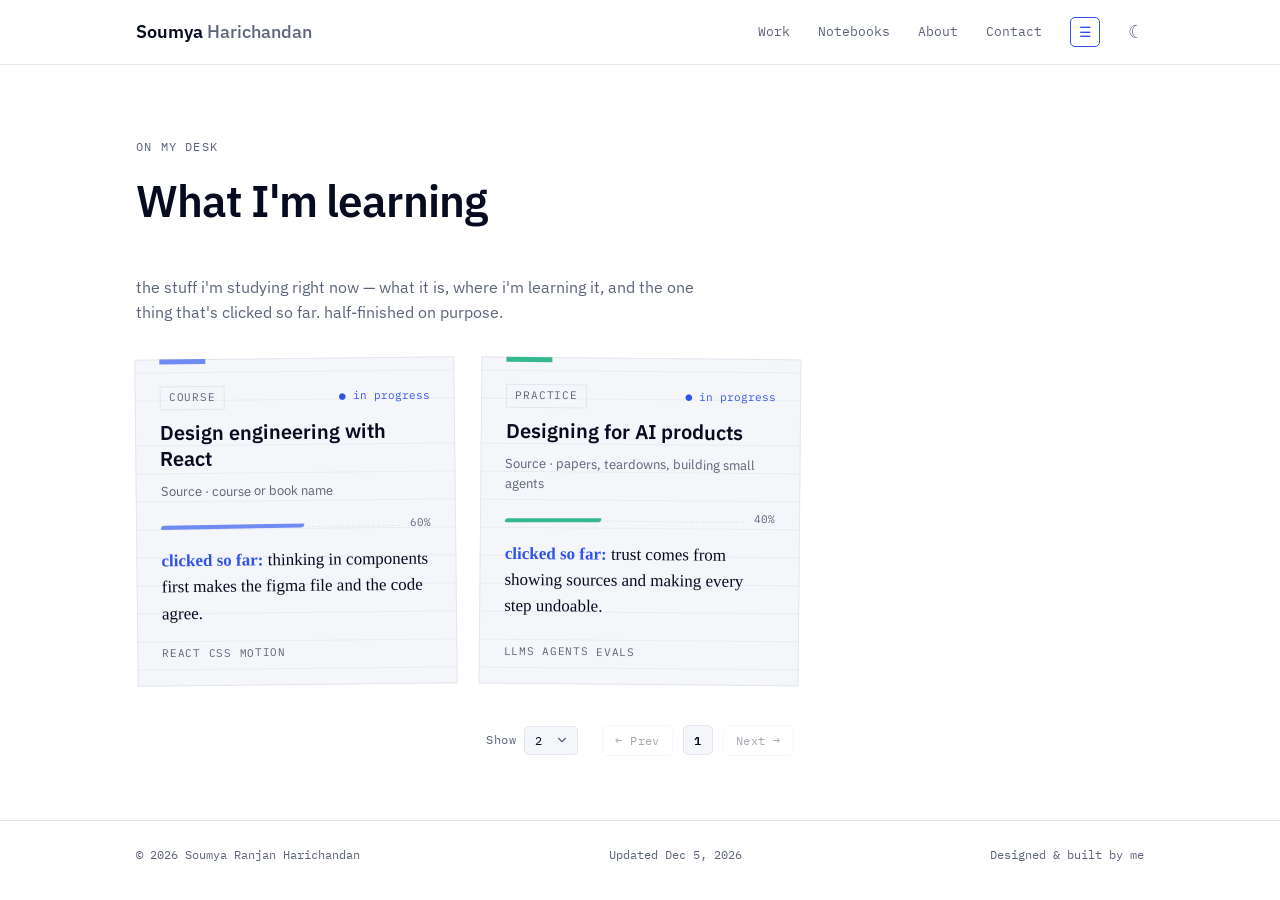
<file: learning.html>
<!doctype html>
<html lang="en">
<head>
  <meta charset="utf-8">
  <meta name="viewport" content="width=device-width, initial-scale=1">
  <meta name="description" content="What Soumya Ranjan Harichandan is currently learning — courses, topics and notes.">
  <title>Learning — Soumya Ranjan Harichandan</title>
  <link rel="icon" href="favicon.svg" type="image/svg+xml">
  <link rel="icon" href="favicon.ico" sizes="any">
  <link rel="apple-touch-icon" href="apple-touch-icon.png">
  <meta property="og:type" content="website">
  <meta property="og:site_name" content="Soumya Ranjan Harichandan">
  <meta property="og:url" content="https://soumyaharichandan.github.io/Personal-Project/learning.html">
  <meta property="og:title" content="Learning — Soumya Ranjan Harichandan">
  <meta property="og:description" content="What Soumya Ranjan Harichandan is currently learning — courses, topics and notes.">
  <meta property="og:image" content="https://soumyaharichandan.github.io/Personal-Project/og-image.png">
  <meta name="twitter:card" content="summary_large_image">
  <meta name="twitter:title" content="Learning — Soumya Ranjan Harichandan">
  <meta name="twitter:description" content="What Soumya Ranjan Harichandan is currently learning — courses, topics and notes.">
  <meta name="twitter:image" content="https://soumyaharichandan.github.io/Personal-Project/og-image.png">
  <link rel="preconnect" href="https://fonts.googleapis.com">
  <link rel="preconnect" href="https://fonts.gstatic.com" crossorigin>
  <link href="https://fonts.googleapis.com/css2?family=IBM+Plex+Mono:wght@400;500&family=IBM+Plex+Sans:wght@400;500;600;700&display=swap" rel="stylesheet">
  <link rel="stylesheet" href="styles.css">
</head>
<body>
  <header class="site">
    <div class="wrap">
      <a href="index.html" class="logo">Soumya <span>Harichandan</span></a>
      <nav>
        <a class="nav-link" href="work.html">Work</a>
        <a class="nav-link" href="notes.html">Notebooks</a>
        <a class="nav-link" href="about.html">About</a>
        <a class="nav-link" href="index.html#contact">Contact</a>
        <div class="burger-menu">
          <button type="button" class="burger-btn" id="burgerBtn" aria-haspopup="true" aria-expanded="false" aria-label="More">☰</button>
          <div class="burger-panel" id="burgerPanel" hidden>
            <a class="burger-mobile-only" href="work.html">Work</a>
            <a class="burger-mobile-only" href="notes.html">Notebooks</a>
            <a class="burger-mobile-only" href="about.html">About</a>
            <a class="burger-mobile-only" href="index.html#contact">Contact</a>
            <div class="burger-divider burger-mobile-only" aria-hidden="true"></div>
            <a href="lab.html">Lab</a>
            <a href="learning.html">Learning</a>
            <a href="reading-list.html">Reading list</a>
          </div>
        </div>
        <button id="theme" aria-label="Toggle theme">☾</button>
      </nav>
    </div>
  </header>

  <main class="wrap">
    <div class="cs-hero reveal">
      <p class="eyebrow">On my desk</p>
      <h1 class="h2-size">What I'm learning</h1>
    </div>
    <p class="learn-intro reveal" style="margin-top:24px">the stuff i'm studying right now — what it is, where i'm learning it, and the one thing that's clicked so far. half-finished on purpose.</p>
    <div class="learn reveal">
      <article class="learn-card" style="--tab:#6f8af2">
        <div class="learn-top"><span class="learn-kind">Course</span><span class="learn-state now">● in progress</span></div>
        <h3>Design engineering with React</h3>
        <p class="learn-src">Source · course or book name</p>
        <div class="learn-progress" style="--p:60%" role="img" aria-label="About 60 percent through"><span></span><small>60%</small></div>
        <p class="learn-note"><b>clicked so far:</b> thinking in components first makes the figma file and the code agree.</p>
        <div class="stack"><span>REACT</span><span>CSS</span><span>MOTION</span></div>
      </article>
      <article class="learn-card" style="--tab:#36b88e">
        <div class="learn-top"><span class="learn-kind">Practice</span><span class="learn-state now">● in progress</span></div>
        <h3>Designing for AI products</h3>
        <p class="learn-src">Source · papers, teardowns, building small agents</p>
        <div class="learn-progress" style="--p:40%" role="img" aria-label="About 40 percent through"><span></span><small>40%</small></div>
        <p class="learn-note"><b>clicked so far:</b> trust comes from showing sources and making every step undoable.</p>
        <div class="stack"><span>LLMS</span><span>AGENTS</span><span>EVALS</span></div>
      </article>
    </div>
    <div class="pg-bar" id="learnPgBar">
      <label class="pg-size"><span>Show</span>
        <select id="learnPerPage" aria-label="Items per page">
          <option value="2">2</option>
          <option value="4">4</option>
          <option value="8">8</option>
          <option value="16">16</option>
        </select>
      </label>
      <nav class="pg-pagination" id="learnPagination" aria-label="Pagination" hidden></nav>
    </div>
  </main>
  <footer class="site-foot"><div class="wrap"><span>© <span id="yr"></span> Soumya Ranjan Harichandan</span><span id="lastUpdated"></span><span>Designed &amp; built by me</span></div></footer>
  <script src="script.js"></script>
  <script>
    (function () {
      const items = [...document.querySelectorAll('.learn > .learn-card')];
      const pgBar = document.getElementById('learnPgBar');
      const perPageSelect = document.getElementById('learnPerPage');
      const PP_KEY = 'pgPerPage:learning';
      let PER_PAGE = 2;
      try { const saved = parseInt(localStorage.getItem(PP_KEY), 10); if (saved) PER_PAGE = saved; } catch (e) {}
      function render() {
        if (pgBar) pgBar.hidden = items.length === 0;
        pagination.setCount(items.length, PER_PAGE);
      }
      const pagination = skPagination(document.getElementById('learnPagination'), page => {
        items.forEach((el, i) => el.classList.toggle('pg-hidden', i < (page - 1) * PER_PAGE || i >= page * PER_PAGE));
      });
      if (perPageSelect) {
        perPageSelect.value = String(PER_PAGE);
        perPageSelect.addEventListener('change', () => {
          PER_PAGE = parseInt(perPageSelect.value, 10) || PER_PAGE;
          try { localStorage.setItem(PP_KEY, String(PER_PAGE)); } catch (e) {}
          render();
        });
      }
      render();
    })();
  </script>
</body>
</html>
</file>
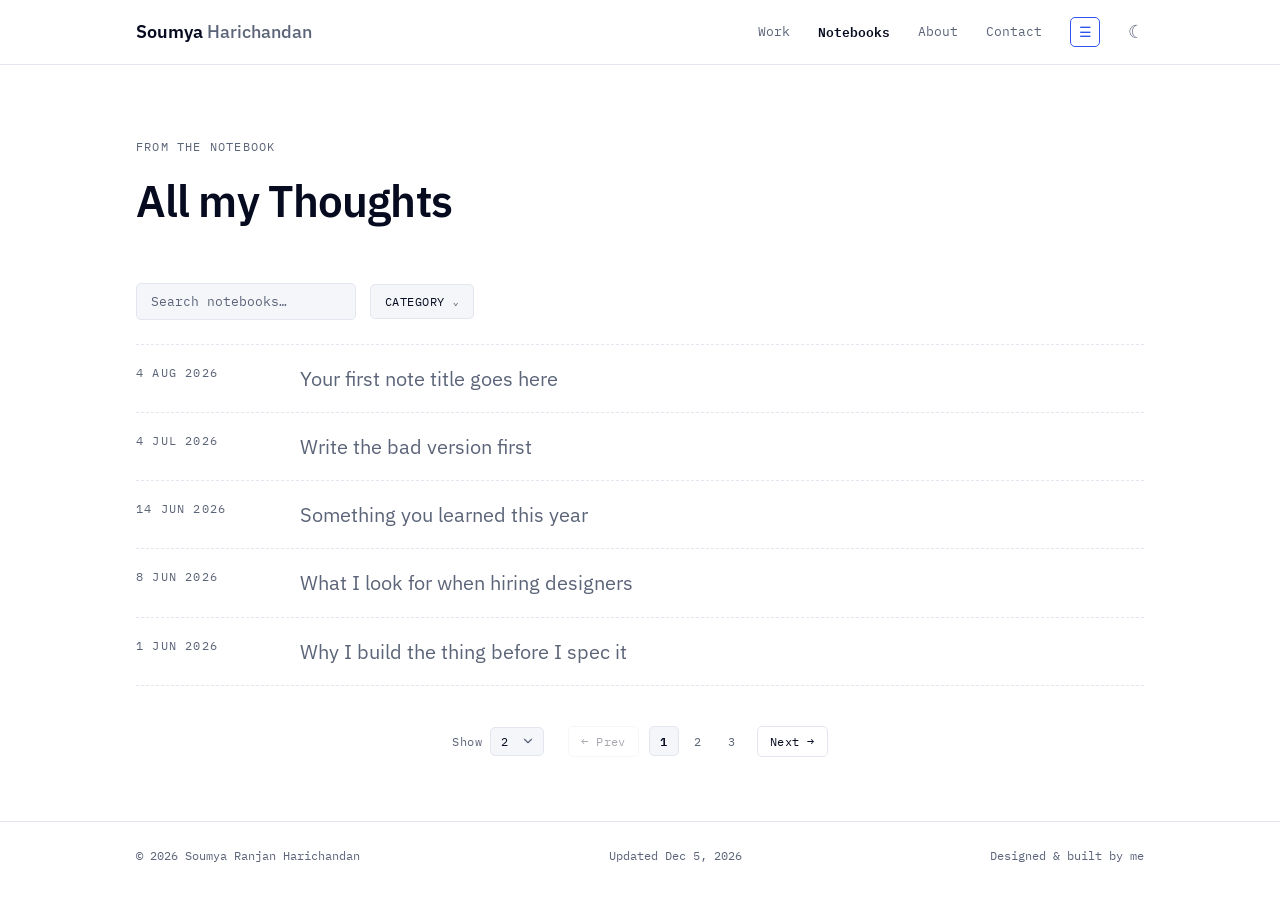
<file: notes.html>
<!doctype html>
<html lang="en">
<head>
  <meta charset="utf-8">
  <meta name="viewport" content="width=device-width, initial-scale=1">
  <meta name="description" content="Notes and essays on product design, process and craft from Soumya Ranjan Harichandan.">
  <title>Notebooks — Soumya Ranjan Harichandan</title>
  <link rel="icon" href="favicon.svg" type="image/svg+xml">
  <link rel="icon" href="favicon.ico" sizes="any">
  <link rel="apple-touch-icon" href="apple-touch-icon.png">
  <meta property="og:type" content="website">
  <meta property="og:site_name" content="Soumya Ranjan Harichandan">
  <meta property="og:url" content="https://soumyaharichandan.github.io/Personal-Project/notes.html">
  <meta property="og:title" content="Notebooks — Soumya Ranjan Harichandan">
  <meta property="og:description" content="Notes and essays on product design, process and craft from Soumya Ranjan Harichandan.">
  <meta property="og:image" content="https://soumyaharichandan.github.io/Personal-Project/og-image.png">
  <meta name="twitter:card" content="summary_large_image">
  <meta name="twitter:title" content="Notebooks — Soumya Ranjan Harichandan">
  <meta name="twitter:description" content="Notes and essays on product design, process and craft from Soumya Ranjan Harichandan.">
  <meta name="twitter:image" content="https://soumyaharichandan.github.io/Personal-Project/og-image.png">
  <link rel="preconnect" href="https://fonts.googleapis.com">
  <link rel="preconnect" href="https://fonts.gstatic.com" crossorigin>
  <link href="https://fonts.googleapis.com/css2?family=IBM+Plex+Mono:wght@400;500&family=IBM+Plex+Sans:wght@400;500;600;700&display=swap" rel="stylesheet">
  <link rel="stylesheet" href="styles.css">
</head>
<body>
  <header class="site">
    <div class="wrap">
      <a href="index.html" class="logo">Soumya <span>Harichandan</span></a>
      <nav>
        <a class="nav-link" href="work.html">Work</a>
        <a class="nav-link" href="notes.html">Notebooks</a>
        <a class="nav-link" href="about.html">About</a>
        <a class="nav-link" href="index.html#contact">Contact</a>
        <div class="burger-menu">
          <button type="button" class="burger-btn" id="burgerBtn" aria-haspopup="true" aria-expanded="false" aria-label="More">☰</button>
          <div class="burger-panel" id="burgerPanel" hidden>
            <a class="burger-mobile-only" href="work.html">Work</a>
            <a class="burger-mobile-only" href="notes.html">Notebooks</a>
            <a class="burger-mobile-only" href="about.html">About</a>
            <a class="burger-mobile-only" href="index.html#contact">Contact</a>
            <div class="burger-divider burger-mobile-only" aria-hidden="true"></div>
            <a href="lab.html">Lab</a>
            <a href="learning.html">Learning</a>
            <a href="reading-list.html">Reading list</a>
          </div>
        </div>
        <button id="theme" aria-label="Toggle theme">☾</button>
      </nav>
    </div>
  </header>

  <main class="wrap">
    <div class="cs-hero reveal"><p class="eyebrow">From the notebook</p><h1 class="h2-size">All my Thoughts</h1></div>
    <div class="sk-filter-bar reveal">
      <input type="search" id="nbSearch" class="sk-search" placeholder="Search notebooks…" aria-label="Search notebooks">
      <div class="sk-filter-group">
        <button type="button" class="sk-filter-pill" id="nbCategoryBtn" aria-expanded="false" aria-haspopup="true">
          <span id="nbCategoryLabel">Category</span><span class="sk-filter-caret">⌄</span>
        </button>
        <div class="sk-filter-popover" id="nbCategoryPopover" hidden></div>
      </div>
    </div>
    <div class="sk-active-row">
      <button type="button" class="sk-filter-clear" id="nbFilterClear" hidden>✕ Clear all</button>
      <div class="sk-active-filters" id="nbActiveFilters"></div>
    </div>
    <div class="notes reveal" id="notesList">
      <a href="#" class="note-cell" data-title="Your first note title goes here" data-tags="General"><span class="label">4 Aug 2026</span><h3>Your first note title goes here</h3></a>
      <a href="#" class="note-cell" data-title="Write the bad version first" data-tags="Process"><span class="label">4 Jul 2026</span><h3>Write the bad version first</h3></a>
      <a href="#" class="note-cell" data-title="Something you learned this year" data-tags="Reflection"><span class="label">14 Jun 2026</span><h3>Something you learned this year</h3></a>
      <a href="#" class="note-cell" data-title="What I look for when hiring designers" data-tags="Hiring"><span class="label">8 Jun 2026</span><h3>What I look for when hiring designers</h3></a>
      <a href="#" class="note-cell" data-title="Why I build the thing before I spec it" data-tags="Process"><span class="label">1 Jun 2026</span><h3>Why I build the thing before I spec it</h3></a>
    </div>
    <div class="sk-empty" id="nbEmpty">
      <svg class="sk-empty-icon" width="40" height="40" viewBox="0 0 40 40" fill="none" aria-hidden="true">
        <circle cx="17" cy="17" r="11" stroke="currentColor" stroke-width="2"/>
        <line x1="25.2" y1="25.2" x2="34" y2="34" stroke="currentColor" stroke-width="2" stroke-linecap="round"/>
        <line x1="12.5" y1="17" x2="21.5" y2="17" stroke="currentColor" stroke-width="2" stroke-linecap="round"/>
      </svg>
      <p>No notes match that search.</p>
    </div>
    <div class="pg-bar" id="nbPgBar">
      <label class="pg-size"><span>Show</span>
        <select id="nbPerPage" aria-label="Items per page">
          <option value="2">2</option>
          <option value="4">4</option>
          <option value="8">8</option>
          <option value="16">16</option>
        </select>
      </label>
      <nav class="pg-pagination" id="nbPagination" aria-label="Pagination" hidden></nav>
    </div>
  </main>
  <footer class="site-foot"><div class="wrap"><span>© <span id="yr"></span> Soumya Ranjan Harichandan</span><span id="lastUpdated"></span><span>Designed &amp; built by me</span></div></footer>
  <script src="script.js"></script>
  <script>
    (function () {
      const listEl = document.getElementById('notesList');
      const searchEl = document.getElementById('nbSearch');
      const emptyEl = document.getElementById('nbEmpty');
      const catBtn = document.getElementById('nbCategoryBtn');
      const catLabel = document.getElementById('nbCategoryLabel');
      const catPopover = document.getElementById('nbCategoryPopover');
      const clearBtn = document.getElementById('nbFilterClear');
      const activeFiltersEl = document.getElementById('nbActiveFilters');
      if (!listEl || !searchEl || !catBtn || !catPopover) return;
      const cells = [...listEl.querySelectorAll('.note-cell')];
      const tagSet = new Set();
      cells.forEach(c => (c.dataset.tags || '').split(',').filter(Boolean).forEach(t => tagSet.add(t)));
      const selectedTags = new Set();
      const pgBar = document.getElementById('nbPgBar');
      const perPageSelect = document.getElementById('nbPerPage');
      const PP_KEY = 'pgPerPage:notes';
      let PER_PAGE = 2;
      try { const saved = parseInt(localStorage.getItem(PP_KEY), 10); if (saved) PER_PAGE = saved; } catch (e) {}
      if (perPageSelect) {
        perPageSelect.value = String(PER_PAGE);
        perPageSelect.addEventListener('change', () => {
          PER_PAGE = parseInt(perPageSelect.value, 10) || PER_PAGE;
          try { localStorage.setItem(PP_KEY, String(PER_PAGE)); } catch (e) {}
          apply();
        });
      }
      const pagination = skPagination(document.getElementById('nbPagination'), page => {
        const matched = cells.filter(c => !c.classList.contains('sk-hidden'));
        matched.forEach((c, i) => c.classList.toggle('pg-hidden', i < (page - 1) * PER_PAGE || i >= page * PER_PAGE));
      });

      function renderPopover() {
        catPopover.innerHTML = [...tagSet].sort().map(t => `
          <label class="sk-filter-option">
            <input type="checkbox" value="${t}">
            <span>${t}</span>
          </label>
        `).join('');
      }

      function updateLabel() {
        const total = selectedTags.size;
        if (total === 0) catLabel.textContent = 'Category';
        else if (total === 1) catLabel.textContent = [...selectedTags][0];
        else catLabel.textContent = `Category (${total})`;
        catBtn.classList.toggle('active', total > 0);
      }

      function renderActiveFilters() {
        if (!activeFiltersEl) return;
        activeFiltersEl.innerHTML = [...selectedTags].map(v => `
          <button type="button" class="sk-active-chip" data-remove="${v}">
            ${v}<span class="sk-active-chip-x">✕</span>
          </button>
        `).join('');
      }

      function removeFilter(value) {
        selectedTags.delete(value);
        const cb = catPopover.querySelector(`input[value="${CSS.escape(value)}"]`);
        if (cb) cb.checked = false;
        updateLabel();
        renderActiveFilters();
        apply();
      }

      function apply() {
        const term = searchEl.value.trim().toLowerCase();
        let visible = 0;
        cells.forEach(c => {
          const title = (c.dataset.title || '').toLowerCase();
          const tags = (c.dataset.tags || '').split(',');
          const matchesTerm = !term || title.includes(term);
          const matchesTag = selectedTags.size === 0 || tags.some(t => selectedTags.has(t));
          const show = matchesTerm && matchesTag;
          c.classList.toggle('sk-hidden', !show);
          if (show) visible++;
        });
        emptyEl.classList.toggle('show', visible === 0);
        clearBtn.hidden = term === '' && selectedTags.size === 0;
        if (pgBar) pgBar.hidden = visible === 0;
        pagination.setCount(visible, PER_PAGE);
      }

      function openPopover() { catPopover.hidden = false; catBtn.setAttribute('aria-expanded', 'true'); }
      function closePopover() { catPopover.hidden = true; catBtn.setAttribute('aria-expanded', 'false'); }

      catBtn.addEventListener('click', e => {
        e.stopPropagation();
        catPopover.hidden ? openPopover() : closePopover();
      });
      catPopover.addEventListener('click', e => e.stopPropagation());
      catPopover.addEventListener('change', e => {
        const cb = e.target;
        if (cb.type !== 'checkbox') return;
        cb.checked ? selectedTags.add(cb.value) : selectedTags.delete(cb.value);
        updateLabel();
        renderActiveFilters();
        apply();
      });
      activeFiltersEl && activeFiltersEl.addEventListener('click', e => {
        const chip = e.target.closest('.sk-active-chip[data-remove]');
        if (chip) removeFilter(chip.dataset.remove);
      });
      document.addEventListener('click', () => closePopover());
      document.addEventListener('keydown', e => { if (e.key === 'Escape') closePopover(); });

      clearBtn.addEventListener('click', () => {
        selectedTags.clear();
        searchEl.value = '';
        catPopover.querySelectorAll('input[type="checkbox"]').forEach(cb => cb.checked = false);
        updateLabel();
        renderActiveFilters();
        apply();
      });
      searchEl.addEventListener('input', apply);

      renderPopover();
      updateLabel();
      renderActiveFilters();
      apply();
    })();
  </script>
</body>
</html>
</file>
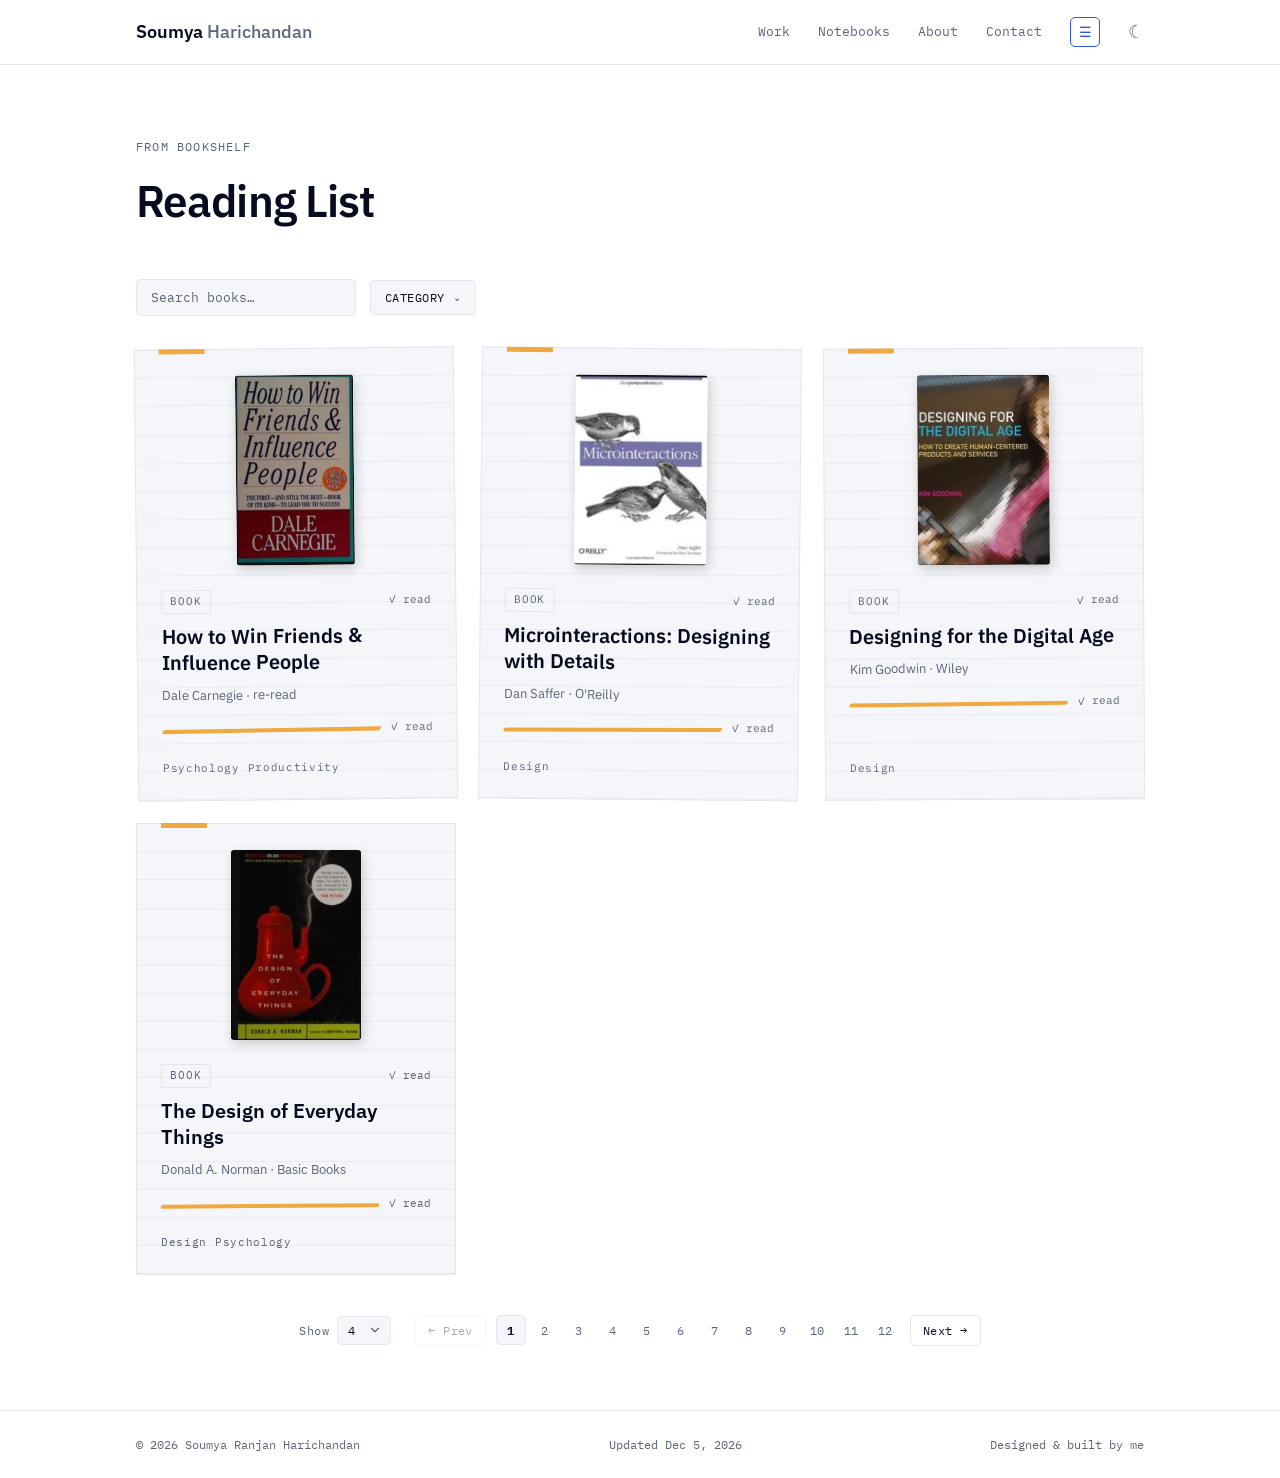
<file: reading-list.html>
<!doctype html>
<html lang="en">
<head>
  <meta charset="utf-8">
  <meta name="viewport" content="width=device-width, initial-scale=1">
  <meta name="description" content="Books Soumya Ranjan Harichandan has read, on design, product and startups.">
  <title>Reading list — Soumya Ranjan Harichandan</title>
  <link rel="icon" href="favicon.svg" type="image/svg+xml">
  <link rel="icon" href="favicon.ico" sizes="any">
  <link rel="apple-touch-icon" href="apple-touch-icon.png">
  <meta property="og:type" content="website">
  <meta property="og:site_name" content="Soumya Ranjan Harichandan">
  <meta property="og:url" content="https://soumyaharichandan.github.io/Personal-Project/reading-list.html">
  <meta property="og:title" content="Reading list — Soumya Ranjan Harichandan">
  <meta property="og:description" content="Books Soumya Ranjan Harichandan has read, on design, product and startups.">
  <meta property="og:image" content="https://soumyaharichandan.github.io/Personal-Project/og-image.png">
  <meta name="twitter:card" content="summary_large_image">
  <meta name="twitter:title" content="Reading list — Soumya Ranjan Harichandan">
  <meta name="twitter:description" content="Books Soumya Ranjan Harichandan has read, on design, product and startups.">
  <meta name="twitter:image" content="https://soumyaharichandan.github.io/Personal-Project/og-image.png">
  <link rel="preconnect" href="https://fonts.googleapis.com">
  <link rel="preconnect" href="https://fonts.gstatic.com" crossorigin>
  <link href="https://fonts.googleapis.com/css2?family=IBM+Plex+Mono:wght@400;500&family=IBM+Plex+Sans:wght@400;500;600;700&display=swap" rel="stylesheet">
  <link rel="stylesheet" href="styles.css">
  <style>
    .learn-card { display: flex; flex-direction: column; }
    .book-cover-wrap {
      width: 100%; display: flex; justify-content: center;
      margin-bottom: 14px; min-height: 190px; align-items: flex-end;
    }
    .book-cover {
      width: auto; max-width: 132px; height: 190px;
      object-fit: cover; border-radius: 3px;
      box-shadow: 2px 4px 12px rgba(0,0,0,.18);
      display: block;
    }
    .book-cover-placeholder {
      width: 132px; height: 190px; border-radius: 3px;
      background: var(--surface, #f4f4f4);
      border: 1px solid var(--line, #e0e0e0);
      display: flex; align-items: center; justify-content: center;
      font-size: 40px; color: var(--muted, #999);
    }
    @media (prefers-color-scheme: dark) {
      .book-cover-placeholder { background: #1e1e1e; border-color: #333; }
    }
    [data-theme="dark"] .book-cover-placeholder { background: #1e1e1e; border-color: #333; }
    .lib-grid.loading { min-height: 200px; display: flex; align-items: center; justify-content: center; }
    .lib-loading-text { font-family: var(--mono); font-size: 13px; color: var(--muted); }
  </style>
</head>
<body>
  <header class="site">
    <div class="wrap">
      <a href="index.html" class="logo">Soumya <span>Harichandan</span></a>
      <nav>
        <a class="nav-link" href="work.html">Work</a>
        <a class="nav-link" href="notes.html">Notebooks</a>
        <a class="nav-link" href="about.html">About</a>
        <a class="nav-link" href="index.html#contact">Contact</a>
        <div class="burger-menu">
          <button type="button" class="burger-btn" id="burgerBtn" aria-haspopup="true" aria-expanded="false" aria-label="More">☰</button>
          <div class="burger-panel" id="burgerPanel" hidden>
            <a class="burger-mobile-only" href="work.html">Work</a>
            <a class="burger-mobile-only" href="notes.html">Notebooks</a>
            <a class="burger-mobile-only" href="about.html">About</a>
            <a class="burger-mobile-only" href="index.html#contact">Contact</a>
            <div class="burger-divider burger-mobile-only" aria-hidden="true"></div>
            <a href="lab.html">Lab</a>
            <a href="learning.html">Learning</a>
            <a href="reading-list.html">Reading list</a>
          </div>
        </div>
        <button id="theme" aria-label="Toggle theme">☾</button>
      </nav>
    </div>
  </header>

  <main class="wrap">
    <div class="cs-hero reveal">
      <p class="eyebrow">From Bookshelf</p>
      <h1 class="h2-size">Reading List</h1>
    </div>

    <!-- Filter bar -->
    <div class="sk-filter-bar reveal" style="margin-top:28px">
      <div class="sk-filter-group">
        <input type="search" class="sk-search" id="libSearch" placeholder="Search books…" aria-label="Search books">
      </div>
      <div class="sk-filter-group">
        <button type="button" class="sk-filter-pill" id="libCatBtn" aria-expanded="false" aria-haspopup="true">
          <span id="libCatLabel">Category</span><span class="sk-filter-caret">⌄</span>
        </button>
        <div class="sk-filter-popover" id="libCatPopover" hidden></div>
      </div>
      <button type="button" class="sk-filter-clear" id="libFilterClear" hidden>✕ Clear</button>
    </div>

    <div class="learn lib-grid loading" style="margin-top:32px" id="libGrid">
      <p class="lib-loading-text">Loading books…</p>
    </div>

    <div class="sk-empty" id="libEmpty">
      <svg class="sk-empty-icon" width="40" height="40" viewBox="0 0 40 40" fill="none" aria-hidden="true">
        <circle cx="17" cy="17" r="11" stroke="currentColor" stroke-width="2"/>
        <line x1="25.2" y1="25.2" x2="34" y2="34" stroke="currentColor" stroke-width="2" stroke-linecap="round"/>
        <line x1="12.5" y1="17" x2="21.5" y2="17" stroke="currentColor" stroke-width="2" stroke-linecap="round"/>
      </svg>
      <p>No books match that filter.</p>
    </div>

    <div class="pg-bar" id="libPgBar" hidden>
      <label class="pg-size"><span>Show</span>
        <select id="libPerPage" aria-label="Items per page">
          <option value="4" selected>4</option>
          <option value="8">8</option>
          <option value="16">16</option>
        </select>
      </label>
      <nav class="pg-pagination" id="libPagination" aria-label="Pagination" hidden></nav>
    </div>
  </main>

  <footer class="site-foot"><div class="wrap"><span>© <span id="yr"></span> Soumya Ranjan Harichandan</span><span id="lastUpdated"></span><span>Designed &amp; built by me</span></div></footer>
  <script src="script.js"></script>
  <script>
    // Reading list is data-driven: all book records live in books.json
    // (schema: id, title, author, publisher, isbn, cover, shelf, progress,
    // rating, note, tags[]). This fetches that file once, then every filter
    // change and pagination "page" click re-queries the in-memory array and
    // re-renders just the current page's cards from scratch.
    (function () {
      const grid = document.getElementById('libGrid');
      const searchEl = document.getElementById('libSearch');
      const catBtn = document.getElementById('libCatBtn');
      const catLabel = document.getElementById('libCatLabel');
      const catPopover = document.getElementById('libCatPopover');
      const clearBtn = document.getElementById('libFilterClear');
      const emptyEl = document.getElementById('libEmpty');
      const pgBar = document.getElementById('libPgBar');
      const perPageSelect = document.getElementById('libPerPage');
      const paginationEl = document.getElementById('libPagination');

      if (!grid) return;

      const PP_KEY = 'pgPerPage:reading-list:v2';
      let PER_PAGE = 4;
      try { const s = parseInt(localStorage.getItem(PP_KEY), 10); if (s) PER_PAGE = s; } catch (e) {}

      let allBooks = [];
      let selectedCats = new Set();
      let currentFiltered = [];

      const TAB_COLOR = { read: '#f0a93f' };

      function stateLabel() { return '✓ read'; }
      function progressSmallLabel(book) {
        if (book.rating) return '★'.repeat(book.rating);
        return '✓ read';
      }

      function renderCard(book) {
        const art = document.createElement('article');
        art.className = 'learn-card';
        art.dataset.shelf = book.shelf;
        art.dataset.cat = book.tags.join(',');
        art.style.setProperty('--tab', TAB_COLOR[book.shelf] || '#9b8ea8');

        const coverWrap = document.createElement('div');
        coverWrap.className = 'book-cover-wrap';
        if (book.cover) {
          const img = document.createElement('img');
          img.className = 'book-cover';
          img.alt = book.title;
          img.loading = 'lazy';
          img.src = book.cover;
          img.onerror = () => { coverWrap.innerHTML = '<div class="book-cover-placeholder">📖</div>'; };
          img.onload = () => { if (img.naturalWidth <= 1) coverWrap.innerHTML = '<div class="book-cover-placeholder">📖</div>'; };
          coverWrap.appendChild(img);
        } else {
          coverWrap.innerHTML = '<div class="book-cover-placeholder">📖</div>';
        }
        art.appendChild(coverWrap);

        const top = document.createElement('div');
        top.className = 'learn-top';
        top.innerHTML = `<span class="learn-kind">Book</span><span class="learn-state next">${stateLabel(book)}</span>`;
        art.appendChild(top);

        const h3 = document.createElement('h3');
        h3.textContent = book.title;
        art.appendChild(h3);

        const src = document.createElement('p');
        src.className = 'learn-src';
        src.textContent = [book.author, book.publisher].filter(Boolean).join(' · ');
        art.appendChild(src);

        const prog = document.createElement('div');
        prog.className = 'learn-progress';
        prog.style.setProperty('--p', book.progress + '%');
        prog.setAttribute('role', 'img');
        prog.setAttribute('aria-label', book.shelf === 'to-read' ? 'Not started' : 'Completed');
        prog.innerHTML = `<span></span><small>${progressSmallLabel(book)}</small>`;
        art.appendChild(prog);

        if (book.note) {
          const note = document.createElement('p');
          note.className = 'learn-note';
          note.innerHTML = `<b>note:</b> ${book.note}`;
          art.appendChild(note);
        }

        const stack = document.createElement('div');
        stack.className = 'stack';
        stack.innerHTML = book.tags.map(t => `<span>${t}</span>`).join('');
        art.appendChild(stack);

        return art;
      }

      function renderCategoryPopover() {
        const cats = new Set();
        allBooks.forEach(b => b.tags.forEach(t => cats.add(t)));
        catPopover.innerHTML = [...cats].sort().map(c =>
          `<label class="sk-filter-option"><input type="checkbox" value="${c}"><span>${c}</span></label>`
        ).join('');
        catPopover.querySelectorAll('input[type=checkbox]').forEach(cb => {
          cb.addEventListener('change', () => {
            if (cb.checked) selectedCats.add(cb.value); else selectedCats.delete(cb.value);
            query();
          });
        });
      }

      // "query": re-filter the in-memory dataset by current search/shelf/category,
      // then hand the result to the pagination control, which triggers renderPage
      // for whichever page is active (defaulting to page 1 on a filter change).
      function query() {
        const term = (searchEl ? searchEl.value : '').toLowerCase().trim();
        currentFiltered = allBooks.filter(book => {
          const matchTerm = !term || book.title.toLowerCase().includes(term) || book.author.toLowerCase().includes(term);
          const matchCat = selectedCats.size === 0 || book.tags.some(t => selectedCats.has(t));
          return matchTerm && matchCat;
        });

        emptyEl.classList.toggle('show', currentFiltered.length === 0);
        grid.classList.toggle('sk-shelf-hidden', currentFiltered.length === 0);
        clearBtn.hidden = selectedCats.size === 0 && (!searchEl || searchEl.value === '');
        pgBar.hidden = currentFiltered.length === 0;
        catLabel.textContent = selectedCats.size === 0 ? 'Category' : [...selectedCats].join(', ');

        pagination.setCount(currentFiltered.length, PER_PAGE);
      }

      // "renderPage": this is the function that fires on every Prev/Next/page-number
      // click — it slices the already-fetched dataset to just the requested page
      // and rebuilds only those cards in the DOM.
      function renderPage(page) {
        grid.classList.remove('loading');
        grid.innerHTML = '';
        const start = (page - 1) * PER_PAGE;
        const pageItems = currentFiltered.slice(start, start + PER_PAGE);
        pageItems.forEach(book => grid.appendChild(renderCard(book)));
      }

      const pagination = skPagination(paginationEl, renderPage);

      // Category checkboxes (populated after fetch)
      catBtn.addEventListener('click', () => {
        const open = !catPopover.hidden;
        catPopover.hidden = open;
        catBtn.setAttribute('aria-expanded', String(!open));
      });

      // Search
      searchEl.addEventListener('input', query);

      // Clear
      clearBtn.addEventListener('click', () => {
        selectedCats.clear();
        searchEl.value = '';
        catPopover.querySelectorAll('input[type=checkbox]').forEach(cb => { cb.checked = false; });
        query();
      });

      // Close popover on outside click
      document.addEventListener('click', e => {
        if (!catBtn.contains(e.target) && !catPopover.contains(e.target)) { catPopover.hidden = true; catBtn.setAttribute('aria-expanded', 'false'); }
      });

      if (perPageSelect) {
        perPageSelect.value = String(PER_PAGE);
        perPageSelect.addEventListener('change', () => {
          PER_PAGE = parseInt(perPageSelect.value, 10) || PER_PAGE;
          try { localStorage.setItem(PP_KEY, String(PER_PAGE)); } catch (e) {}
          query();
        });
      }

      // Fetch the dataset once, then render
      fetch('books.json')
        .then(r => r.json())
        .then(data => {
          allBooks = data;
          grid.classList.remove('loading');
          renderCategoryPopover();
          query();
        })
        .catch(() => {
          grid.classList.remove('loading');
          grid.innerHTML = '<p class="lib-loading-text">Couldn\'t load the reading list — try refreshing.</p>';
        });
    })();
  </script>
</body>
</html>
</file>
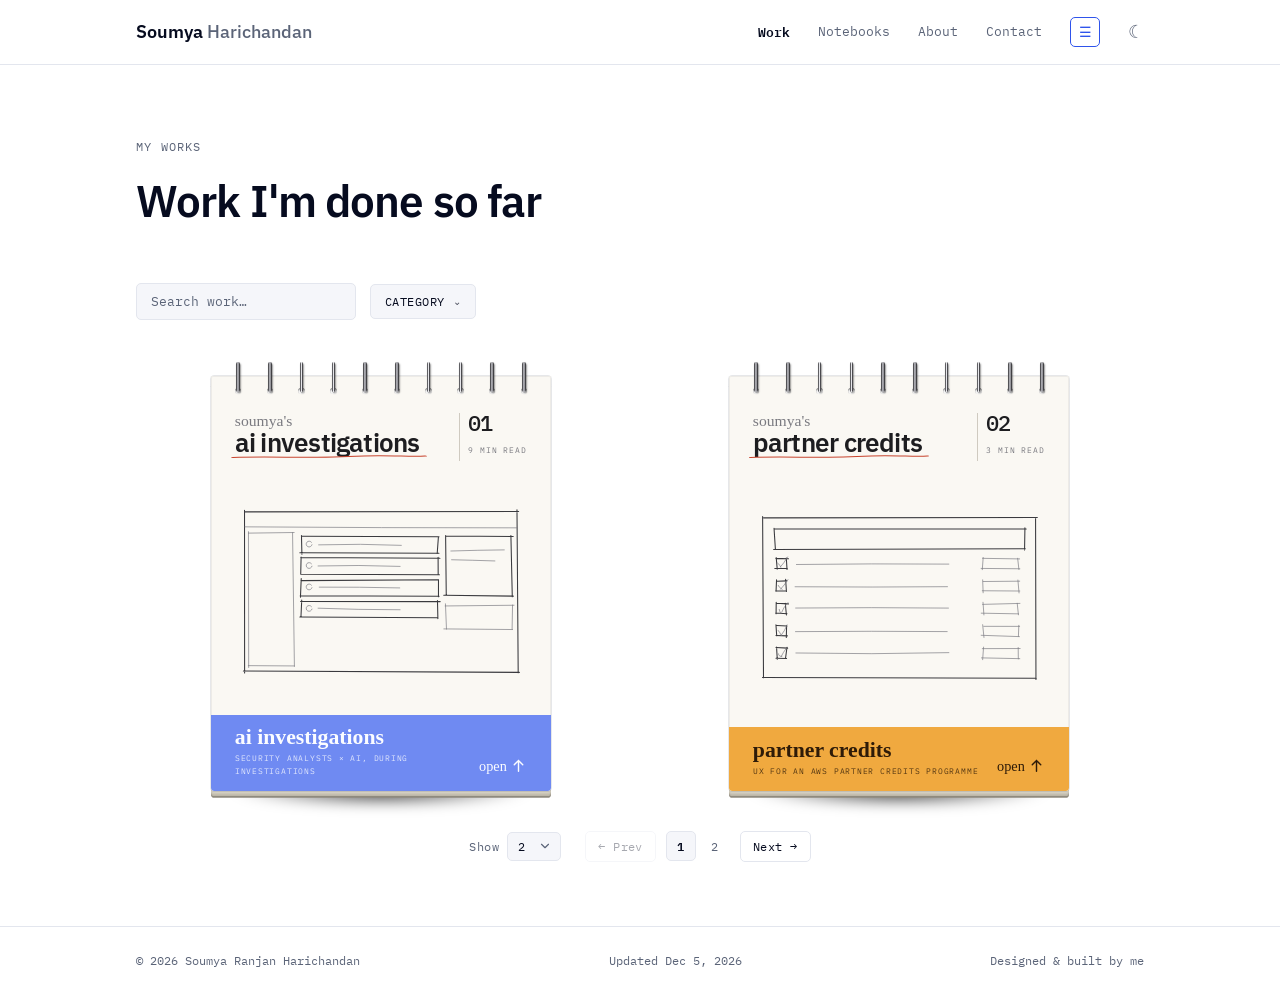
<file: work.html>
<!doctype html>
<html lang="en">
<head>
  <meta charset="utf-8">
  <meta name="viewport" content="width=device-width, initial-scale=1">
  <meta name="description" content="Selected product design work by Soumya Ranjan Harichandan — zero-to-one builds, systems and case studies.">
  <title>Work — Soumya Ranjan Harichandan</title>
  <link rel="icon" href="favicon.svg" type="image/svg+xml">
  <link rel="icon" href="favicon.ico" sizes="any">
  <link rel="apple-touch-icon" href="apple-touch-icon.png">
  <meta property="og:type" content="website">
  <meta property="og:site_name" content="Soumya Ranjan Harichandan">
  <meta property="og:url" content="https://soumyaharichandan.github.io/Personal-Project/work.html">
  <meta property="og:title" content="Work — Soumya Ranjan Harichandan">
  <meta property="og:description" content="Selected product design work by Soumya Ranjan Harichandan — zero-to-one builds, systems and case studies.">
  <meta property="og:image" content="https://soumyaharichandan.github.io/Personal-Project/og-image.png">
  <meta name="twitter:card" content="summary_large_image">
  <meta name="twitter:title" content="Work — Soumya Ranjan Harichandan">
  <meta name="twitter:description" content="Selected product design work by Soumya Ranjan Harichandan — zero-to-one builds, systems and case studies.">
  <meta name="twitter:image" content="https://soumyaharichandan.github.io/Personal-Project/og-image.png">
  <link rel="preconnect" href="https://fonts.googleapis.com">
  <link rel="preconnect" href="https://fonts.gstatic.com" crossorigin>
  <link href="https://fonts.googleapis.com/css2?family=IBM+Plex+Mono:wght@400;500&family=IBM+Plex+Sans:wght@400;500;600;700&display=swap" rel="stylesheet">
  <link rel="stylesheet" href="styles.css">
</head>
<body>
  <header class="site">
    <div class="wrap">
      <a href="index.html" class="logo">Soumya <span>Harichandan</span></a>
      <nav>
        <a class="nav-link" href="work.html">Work</a>
        <a class="nav-link" href="notes.html">Notebooks</a>
        <a class="nav-link" href="about.html">About</a>
        <a class="nav-link" href="index.html#contact">Contact</a>
        <div class="burger-menu">
          <button type="button" class="burger-btn" id="burgerBtn" aria-haspopup="true" aria-expanded="false" aria-label="More">☰</button>
          <div class="burger-panel" id="burgerPanel" hidden>
            <a class="burger-mobile-only" href="work.html">Work</a>
            <a class="burger-mobile-only" href="notes.html">Notebooks</a>
            <a class="burger-mobile-only" href="about.html">About</a>
            <a class="burger-mobile-only" href="index.html#contact">Contact</a>
            <div class="burger-divider burger-mobile-only" aria-hidden="true"></div>
            <a href="lab.html">Lab</a>
            <a href="learning.html">Learning</a>
            <a href="reading-list.html">Reading list</a>
          </div>
        </div>
        <button id="theme" aria-label="Toggle theme">☾</button>
      </nav>
    </div>
  </header>

  <main class="wrap">
    <div class="cs-hero reveal"><p class="eyebrow">My works</p><h1 class="h2-size">Work I'm done so far</h1></div>
    <div class="sk-root reveal">
      <div class="sk-filter-bar">
        <input type="search" id="skSearch" class="sk-search" placeholder="Search work…" aria-label="Search work">
        <div class="sk-filter-group">
          <button type="button" class="sk-filter-pill" id="skCategoryBtn" aria-expanded="false" aria-haspopup="true">
            <span id="skCategoryLabel">Category</span><span class="sk-filter-caret">⌄</span>
          </button>
          <div class="sk-filter-popover" id="skCategoryPopover" hidden></div>
        </div>
      </div>
      <div class="sk-active-row">
        <button type="button" class="sk-filter-clear" id="skFilterClear" hidden>✕ Clear all</button>
        <div class="sk-active-filters" id="skActiveFilters"></div>
      </div>
      <div class="sk-shelf" id="skShelf"></div>
      <div class="sk-empty" id="skEmpty">
        <svg class="sk-empty-icon" width="40" height="40" viewBox="0 0 40 40" fill="none" aria-hidden="true">
          <circle cx="17" cy="17" r="11" stroke="currentColor" stroke-width="2"/>
          <line x1="25.2" y1="25.2" x2="34" y2="34" stroke="currentColor" stroke-width="2" stroke-linecap="round"/>
          <line x1="12.5" y1="17" x2="21.5" y2="17" stroke="currentColor" stroke-width="2" stroke-linecap="round"/>
        </svg>
        <p>No projects match that search.</p>
      </div>
      <div class="pg-bar" id="skPgBar">
        <label class="pg-size"><span>Show</span>
          <select id="skPerPage" aria-label="Items per page">
            <option value="2">2</option>
            <option value="4">4</option>
            <option value="8">8</option>
            <option value="16">16</option>
          </select>
        </label>
        <nav class="pg-pagination" id="skPagination" aria-label="Pagination" hidden></nav>
      </div>
    </div>
  </main>
  <footer class="site-foot"><div class="wrap"><span>© <span id="yr"></span> Soumya Ranjan Harichandan</span><span id="lastUpdated"></span><span>Designed &amp; built by me</span></div></footer>
  <script src="script.js"></script>
  <script>
    (function () {
      const shelf = document.getElementById('skShelf');
      const searchEl = document.getElementById('skSearch');
      const emptyEl = document.getElementById('skEmpty');
      const catBtn = document.getElementById('skCategoryBtn');
      const catLabel = document.getElementById('skCategoryLabel');
      const catPopover = document.getElementById('skCategoryPopover');
      const clearBtn = document.getElementById('skFilterClear');
      const activeFiltersEl = document.getElementById('skActiveFilters');
      if (!shelf || !searchEl || !catBtn || !catPopover) return;
      const cells = [...shelf.querySelectorAll('.sk-cell')];
      const tagSet = new Set();
      cells.forEach(c => (c.dataset.tags || '').split(',').filter(Boolean).forEach(t => tagSet.add(t)));
      const SUBSTAGES = {
        "By UX Phase": [
          "Research & Discovery",
          "Definition",
          "Ideation & Architecture",
          "Prototyping",
          "Testing & Validation",
          "Implementation & Handoff",
          "Design QA"
        ],
        "By Product Architecture": [
          "Core Foundation / Ecosystem UX (Platform level)",
          "Domain / Business Unit UX (Pillar level)"
        ],
        "By Persona Level": [
          "Strategic Level (Executive / Decision Makers)",
          "Managerial Level (Supervisors / Admins)",
          "Operational Level (End-Users / Power Users)"
        ],
        "Enterprise Industry Types": [
          "B2B SaaS",
          "FinTech",
          "Healthcare & HealthTech",
          "Energy, Oil & Gas",
          "Education Technology (EdTech)",
          "Logistics & Supply Chain",
          "Manufacturing & Industrial IoT",
          "Media & Entertainment"
        ],
        "Business Model Type": [
          "B2B",
          "B2C",
          "D2C"
        ],
        "Enterprise Technology Types": [
          "AI/ML",
          "Cloud Computing",
          "Cybersecurity",
          "Blockchain",
          "IoT",
          "Big Data",
          "AR/VR/MR",
          "Web3"
        ]
      };
      const selectedTags = new Set();
      const selectedSubstages = new Set();
      const openMoreGroups = new Set();
      const pgBar = document.getElementById('skPgBar');
      const perPageSelect = document.getElementById('skPerPage');
      const PP_KEY = 'pgPerPage:work';
      let PER_PAGE = 2;
      try { const saved = parseInt(localStorage.getItem(PP_KEY), 10); if (saved) PER_PAGE = saved; } catch (e) {}
      if (perPageSelect) {
        perPageSelect.value = String(PER_PAGE);
        perPageSelect.addEventListener('change', () => {
          PER_PAGE = parseInt(perPageSelect.value, 10) || PER_PAGE;
          try { localStorage.setItem(PP_KEY, String(PER_PAGE)); } catch (e) {}
          apply();
        });
      }
      const pagination = skPagination(document.getElementById('skPagination'), page => {
        const matched = cells.filter(c => !c.classList.contains('sk-hidden'));
        matched.forEach((c, i) => c.classList.toggle('pg-hidden', i < (page - 1) * PER_PAGE || i >= page * PER_PAGE));
      });

      // splits "Short Name (longer explanation)" into its short label and
      // explanatory note, so the short part can be shown everywhere and the
      // fuller wording kept available without taking up space
      function splitLabel(s) {
        const m = s.match(/^(.*?)\s*\(([^)]+)\)\s*$/);
        return m ? { short: m[1], note: m[2] } : { short: s, note: '' };
      }

      function renderPopover() {
        // only the multi-stage categories are shown — flat single-value tags were removed
        catPopover.innerHTML = Object.keys(SUBSTAGES).sort().map(t => {
          const subItems = SUBSTAGES[t].map(s => {
            const { short, note } = splitLabel(s);
            return `
              <label class="sk-filter-option sk-filter-suboption" title="${s}">
                <input type="checkbox" data-sub value="${s}">
                <span>${short}${note ? `<small class="sk-filter-note">${note}</small>` : ''}</span>
              </label>
            `;
          }).join('');
          return `
            <div class="sk-filter-group-item">
              <button type="button" class="sk-filter-option sk-filter-group-toggle" data-group="${t}">
                <span>${t}</span><span class="sk-filter-caret">⌄</span>
              </button>
              <div class="sk-filter-subgroup" data-group-panel="${t}" hidden>${subItems}</div>
            </div>
          `;
        }).join('');
      }

      function updateLabel() {
        const total = selectedTags.size + selectedSubstages.size;
        if (total === 0) {
          catLabel.textContent = 'Category';
        } else if (total === 1) {
          const only = [...selectedTags, ...selectedSubstages][0];
          catLabel.textContent = splitLabel(only).short;
        } else {
          catLabel.textContent = `Category (${total})`;
        }
        catBtn.classList.toggle('active', total > 0);
      }

      function groupOf(substageValue) {
        return Object.keys(SUBSTAGES).find(g => SUBSTAGES[g].includes(substageValue)) || '';
      }

      function renderActiveFilters() {
        if (!activeFiltersEl) return;

        // group selected substages by their parent category
        const byGroup = {};
        selectedSubstages.forEach(v => {
          const g = groupOf(v);
          (byGroup[g] = byGroup[g] || []).push(v);
        });

        const groupChips = Object.keys(byGroup).map(g => {
          const values = byGroup[g];
          const first = values[0];
          const rest = values.slice(1);

          const label = `<span class="sk-active-group-label">${g}:</span>`;
          const chipFor = v => {
            const short = splitLabel(v).short;
            return `
              <span class="sk-active-subchip" title="${v}">
                ${short}<button type="button" class="sk-active-chip-x" data-remove-sub="${v}" aria-label="Remove ${v}">✕</button>
              </span>
            `;
          };

          if (rest.length === 0) {
            return `<span class="sk-active-chip-group">${label}${chipFor(first)}</span>`;
          }

          const open = openMoreGroups.has(g);
          const subPills = rest.map(chipFor).join('');

          return `
            <span class="sk-active-chip-group">
              ${label}
              ${chipFor(first)}
              <button type="button" class="sk-more-btn${open ? ' active' : ''}" data-more-group="${g}">
                +${rest.length} more<span class="sk-active-chip-caret">${open ? '⌃' : '⌄'}</span>
              </button>
              <div class="sk-more-dropdown" data-more-panel="${g}" ${open ? '' : 'hidden'}>
                <p class="sk-more-title">More filters</p>
                ${subPills}
              </div>
            </span>
          `;
        });

        const tagChips = [...selectedTags].map(v => `
          <button type="button" class="sk-active-chip" data-remove="${v}" data-sub="false">
            ${v}<span class="sk-active-chip-x">✕</span>
          </button>
        `);

        activeFiltersEl.innerHTML = [...groupChips, ...tagChips].join('');
      }

      function removeFilter(value, isSub) {
        const set = isSub ? selectedSubstages : selectedTags;
        set.delete(value);
        const cb = catPopover.querySelector(
          isSub ? `input[data-sub][value="${CSS.escape(value)}"]` : `input[value="${CSS.escape(value)}"]:not([data-sub])`
        );
        if (cb) cb.checked = false;
        updateLabel();
        renderActiveFilters();
        apply();
      }

      function apply() {
        const term = searchEl.value.trim().toLowerCase();
        let visible = 0;
        cells.forEach(c => {
          const title = (c.dataset.title || '').toLowerCase();
          const kick = (c.dataset.kick || '').toLowerCase();
          const tags = (c.dataset.tags || '').split(',');
          const substages = (c.dataset.substages || '').split('|').filter(Boolean);
          const matchesTerm = !term || title.includes(term) || kick.includes(term);
          const matchesTag = selectedTags.size === 0 || tags.some(t => selectedTags.has(t));
          const matchesSub = selectedSubstages.size === 0 || substages.some(s => selectedSubstages.has(s));
          const show = matchesTerm && matchesTag && matchesSub;
          c.classList.toggle('sk-hidden', !show);
          if (show) visible++;
        });
        emptyEl.classList.toggle('show', visible === 0);
        shelf.classList.toggle('sk-shelf-hidden', visible === 0);
        clearBtn.hidden = term === '' && selectedTags.size === 0 && selectedSubstages.size === 0;
        if (pgBar) pgBar.hidden = visible === 0;
        pagination.setCount(visible, PER_PAGE);
      }

      function openPopover() {
        catPopover.hidden = false;
        catBtn.setAttribute('aria-expanded', 'true');
      }
      function closePopover() {
        catPopover.hidden = true;
        catBtn.setAttribute('aria-expanded', 'false');
      }

      catBtn.addEventListener('click', e => {
        e.stopPropagation();
        catPopover.hidden ? openPopover() : closePopover();
      });
      catPopover.addEventListener('click', e => {
        e.stopPropagation();
        const groupToggle = e.target.closest('.sk-filter-group-toggle');
        if (groupToggle) {
          const panel = catPopover.querySelector(`[data-group-panel="${groupToggle.dataset.group}"]`);
          const willOpen = panel && panel.hidden;
          // accordion: only one sub-category group open at a time
          catPopover.querySelectorAll('.sk-filter-subgroup').forEach(p => { p.hidden = true; });
          catPopover.querySelectorAll('.sk-filter-group-toggle').forEach(b => b.classList.remove('expanded'));
          if (panel && willOpen) {
            panel.hidden = false;
            groupToggle.classList.add('expanded');
          }
        }
      });
      catPopover.addEventListener('change', e => {
        const cb = e.target;
        if (cb.type !== 'checkbox') return;
        const set = cb.hasAttribute('data-sub') ? selectedSubstages : selectedTags;
        cb.checked ? set.add(cb.value) : set.delete(cb.value);
        updateLabel();
        renderActiveFilters();
        apply();
      });
      function closeMoreDropdowns() {
        if (openMoreGroups.size === 0) return;
        openMoreGroups.clear();
        renderActiveFilters();
      }

      activeFiltersEl && activeFiltersEl.addEventListener('click', e => {
        e.stopPropagation();
        const removeSubTarget = e.target.closest('[data-remove-sub]');
        if (removeSubTarget) {
          removeFilter(removeSubTarget.dataset.removeSub, true);
          return;
        }
        const moreBtn = e.target.closest('.sk-more-btn');
        if (moreBtn) {
          const g = moreBtn.dataset.moreGroup;
          openMoreGroups.has(g) ? openMoreGroups.delete(g) : (openMoreGroups.clear(), openMoreGroups.add(g));
          renderActiveFilters();
          return;
        }
        const simpleChip = e.target.closest('.sk-active-chip[data-remove]');
        if (simpleChip) {
          removeFilter(simpleChip.dataset.remove, simpleChip.dataset.sub === 'true');
        }
      });
      document.addEventListener('click', () => { closePopover(); closeMoreDropdowns(); });
      document.addEventListener('keydown', e => { if (e.key === 'Escape') { closePopover(); closeMoreDropdowns(); } });

      clearBtn.addEventListener('click', () => {
        selectedTags.clear();
        selectedSubstages.clear();
        openMoreGroups.clear();
        searchEl.value = '';
        catPopover.querySelectorAll('input[type="checkbox"]').forEach(cb => cb.checked = false);
        updateLabel();
        renderActiveFilters();
        apply();
      });
      searchEl.addEventListener('input', apply);

      renderPopover();
      updateLabel();
      renderActiveFilters();
      apply();
    })();
  </script>
</body>
</html>
</file>
<file: styles.css>
:root {
  --bg: #ffffff;
  --fg: #060b1f;
  --muted: #5b6478;
  --line: #e3e6ee;
  --card: #f5f6fa;
  --ink: #060b1f;
  --on-ink: #ffffff;
  --accent: #2f54eb;
  --sans: "IBM Plex Sans", system-ui, sans-serif;
  --mono: "IBM Plex Mono", ui-monospace, monospace;
  --gutter: clamp(20px, 5vw, 56px);
  --max: 1120px;
}
@media (prefers-color-scheme: dark) {
  :root:not([data-theme="light"]) {
    --bg: #070a14; --fg: #eef0f7; --muted: #97a0b5; --line: #1d2335;
    --card: #0e1322; --ink: #eef0f7; --on-ink: #070a14; --accent: #7b96ff;
  }
}
:root[data-theme="dark"] {
  --bg: #070a14; --fg: #eef0f7; --muted: #97a0b5; --line: #1d2335;
  --card: #0e1322; --ink: #eef0f7; --on-ink: #070a14; --accent: #7b96ff;
}

* { box-sizing: border-box; margin: 0; padding: 0; }
html { scroll-behavior: smooth; }
body { background: var(--bg); color: var(--fg); font-family: var(--sans); line-height: 1.6; -webkit-font-smoothing: antialiased; }
a { color: inherit; text-decoration: none; }
.wrap { max-width: var(--max); margin: 0 auto; padding: 0 var(--gutter); }
.label { font-family: var(--mono); font-size: 12px; letter-spacing: .1em; text-transform: uppercase; color: var(--muted); }

/* Header */
header.site { position: sticky; top: 0; z-index: 20; background: color-mix(in srgb, var(--bg) 90%, transparent); backdrop-filter: blur(10px); border-bottom: 1px solid var(--line); }
header.site .wrap { display: flex; align-items: center; justify-content: space-between; height: 64px; }
.logo { font-weight: 600; font-size: 18px; }
.logo span { color: var(--muted); font-weight: 500; }
nav { display: flex; align-items: center; gap: 28px; font-family: var(--mono); font-size: 13px; }
nav a { color: var(--muted); transition: color .2s; }
nav a:hover { color: var(--fg); }
#theme { background: none; border: 0; color: var(--muted); cursor: pointer; font-size: 18px; }
#theme:hover { color: var(--fg); }
.burger-menu { position: relative; display: flex; }
.burger-btn {
  display: inline-flex; align-items: center; justify-content: center;
  width: 30px; height: 30px; border: 1px solid var(--line); border-radius: 5px;
  background: none; color: var(--muted); cursor: pointer; font-size: 14px; line-height: 1;
  transition: border-color .2s, color .2s;
}
.burger-btn:hover, .burger-btn.open { border-color: var(--fg); color: var(--fg); }
.burger-btn.nav-current { border-color: var(--accent); color: var(--accent); }
nav a.nav-current { color: var(--fg); font-weight: 600; }
.burger-panel a.nav-current { color: var(--accent); font-weight: 600; }
.burger-panel {
  position: absolute; top: calc(100% + 10px); right: 0; z-index: 30; min-width: 160px;
  background: var(--card); border: 1px solid var(--line); border-radius: 8px; padding: 6px;
  box-shadow: 0 16px 36px -16px rgba(0,0,0,.3);
}
.burger-panel[hidden] { display: none; }
.burger-panel a { display: block; padding: 8px 10px; border-radius: 5px; font-family: var(--mono); font-size: 13px; color: var(--fg); }
.burger-panel a:hover { background: var(--bg); }
.burger-mobile-only, .burger-divider { display: none; }
.burger-divider { height: 1px; margin: 6px 2px; background: var(--line); }

/* Hero */
.hero-art { position: relative; height: clamp(420px, 56vw, 680px); overflow: hidden; background: #fdfdfc; border-bottom: 1px solid var(--line); cursor: none; }
#particles { position: absolute; inset: 0; width: 100%; height: 100%; z-index: 1; }
.hero-art .ghost {
  position: absolute; left: 50%; top: 48%; transform: translate(-50%, -50%);
  font-weight: 700; font-size: clamp(90px, 22vw, 300px); letter-spacing: -.04em; line-height: 1;
  color: transparent; -webkit-text-stroke: 1px #e7e7e5; user-select: none; pointer-events: none; z-index: 0;
}
.hero-sketch {
  position: absolute; left: 50%; bottom: 0; transform: translateX(-50%);
  height: 96%; width: auto; max-width: min(560px, 60%);
  object-fit: contain; object-position: bottom; z-index: 2; pointer-events: none;
  filter: contrast(1.02);
  transform-origin: bottom center;
  transition: transform .35s cubic-bezier(.2,.7,.2,1);
  will-change: transform;
}
.hero-cursor {
  position: fixed; width: 34px; height: 34px; border-radius: 50%; border: 1.5px solid #0d0d0d;
  transform: translate(-50%, -50%); pointer-events: none; z-index: 50; opacity: 0; transition: opacity .15s;
}
.hero-cursor::after { content: ""; position: absolute; left: 50%; top: 50%; width: 6px; height: 6px; background: #0d0d0d; border-radius: 50%; transform: translate(-50%, -50%); }
.hero-cursor.show { opacity: 1; }
.tagline { padding: 22px var(--gutter); text-align: center; font-family: var(--mono); font-size: clamp(17px, 2.4vw, 24px); color: var(--muted); border-bottom: 1px solid var(--line); }
.status { display: grid; grid-template-columns: repeat(3, auto) 1fr; gap: 24px 56px; align-items: end; padding: 32px 0; border-bottom: 1px solid var(--line); }
.status p { margin-top: 4px; font-size: 17px; }
.btn { display: inline-flex; align-items: center; background: var(--ink); color: var(--on-ink); padding: 14px 24px; font-size: 16px; justify-self: end; transition: transform .2s, opacity .2s; }
.btn:hover { transform: translateX(3px); opacity: .9; }

/* shared "go somewhere" link animation: the whole link nudges left on
   hover (a transform, so it never pushes layout/siblings) while the
   arrow grows in on the right, plus a growing underline for plain text
   links (buttons skip the underline) */
.link-animated { position: relative; display: inline-flex; align-items: center; transition: color .2s; }
.link-animated .arrow { display: inline-block; width: 0; margin-left: 0; opacity: 0; overflow: hidden; transition: opacity .2s, margin-left .2s, width .2s; }
.link-animated:hover .arrow { opacity: 1; margin-left: 8px; width: 1em; }
.link-animated:not(.btn) { padding-bottom: 4px; transition: color .2s, transform .2s; }
.link-animated:not(.btn):hover { transform: translateX(-6px); }
.link-animated:not(.btn)::after { content: ""; position: absolute; left: 0; bottom: 0; width: 0; height: 1px; background: currentColor; transition: width .3s ease; }
.link-animated:not(.btn):hover::after { width: 100%; }

/* Sections */
section { padding: clamp(56px, 8vw, 96px) 0; border-bottom: 1px solid var(--line); }
.sec-head { display: flex; justify-content: space-between; align-items: end; margin-bottom: 40px; gap: 16px; }
.sec-head h2 { font-size: clamp(28px, 4vw, 44px); letter-spacing: -.02em; font-weight: 600; line-height: 1.15; margin-top: 8px; }
.sec-head a { font-family: var(--mono); font-size: 13px; color: var(--muted); white-space: nowrap; }
.sec-head a:hover { color: var(--fg); }

.intro { display: grid; grid-template-columns: 1fr 1.4fr; gap: 48px; }
.intro > div:nth-child(2) { margin-top: calc(clamp(32px, 5vw, 56px) * 1.1 + 14px); }
.intro h2 { font-size: clamp(32px, 5vw, 56px); font-weight: 600; letter-spacing: -.03em; line-height: 1.1; }
.intro h2 .h2-line2 { display: inline-block; margin-top: 14px; font-size: clamp(17px, 1.8vw, 20px); font-weight: 600; letter-spacing: normal; color: var(--muted); }
.intro p { font-size: clamp(15px, 1.6vw, 18px); font-weight: 400; margin-bottom: 20px; color: var(--muted); }
.intro p.dim { color: var(--muted); }
.intro .more { margin-top: 8px; font-family: var(--mono); font-weight: 400; font-size: 13px; color: var(--muted); }
.intro .more:hover { color: var(--fg); }

.sticky-note {
  width: 290px; margin-top: 44px; padding: 28px 26px 32px; background: #e3ecfb;
  box-shadow: -1px 8px 10px rgba(13,36,74,.08);
  transform: rotate(7deg); transform-origin: 4px -4px; position: relative;
  background-image: linear-gradient(180deg, rgba(13,36,74,.08) 0%, rgba(13,36,74,0) 36px);
}
.sticky-note::before {
  content: "📎"; position: absolute; top: 2px; left: -16px; z-index: 2;
  font-size: 34px; line-height: 1; transform: rotate(-12deg);
  filter: drop-shadow(1px 3px 2px rgba(13,36,74,.35));
}
.sticky-note-head { display: flex; align-items: center; gap: 10px; margin-bottom: 14px; }
.sticky-note-icon { font-size: 20px; background: #cddef7; border: 1px solid rgba(13,36,74,.12); box-shadow: 0 2px 5px rgba(13,36,74,.15); border-radius: 10px; width: 36px; height: 36px; display: flex; align-items: center; justify-content: center; flex-shrink: 0; }
.sticky-note-head h3 { font-family: var(--mono); font-size: 13px; letter-spacing: .08em; color: #16305c; font-weight: 600; }
.sticky-note-list { list-style: none; }
.sticky-note-list li { font-family: 'Patrick Hand', cursive; font-weight: 400; font-size: 23px; color: #122a4d; line-height: 1.7; }

/* Work list */
.cases a { display: grid; grid-template-columns: 120px 1fr 40px; gap: 24px; align-items: center; padding: 28px 0; border-top: 1px solid var(--line); transition: padding .3s; }
.cases a:last-child { border-bottom: 1px solid var(--line); }
.cases a:hover { padding-left: 12px; }
.cases a:hover .go { transform: translate(4px,-4px); color: var(--accent); }
.cases h3 { font-size: clamp(19px, 2.4vw, 26px); font-weight: 500; letter-spacing: -.01em; line-height: 1.3; }
.cases .go { font-size: 22px; text-align: right; transition: transform .3s, color .3s; }
.cases .tag { color: var(--accent); }

/* Notes */
.notes a { position: relative; display: grid; grid-template-columns: 140px 1fr; gap: 24px; padding: 18px 0; border-top: 1px dashed var(--line); transition: opacity .25s; }
.notes a .label { transition: color .2s; }
.notes a:hover h3, .notes a:hover .label { color: var(--fg); }
.notes h3 { font-weight: 400; font-size: 19.5px; color: var(--muted); transition: color .2s; }
.notes a:last-of-type { border-bottom: 1px dashed var(--line); }
.notes:hover a:not(:hover) { opacity: .45; }
/* on hover, pick out just the bottom edge in a darker dashed line — an
   absolutely-positioned pseudo-element so it doesn't add to the box and
   shift the layout by a pixel */
.notes a::after { content: ''; position: absolute; left: 0; right: 0; bottom: -1px; border-bottom: 1px dashed var(--fg); opacity: 0; transition: opacity .25s; pointer-events: none; }
.notes a:hover::after { opacity: 1; }

/* Lab */
.lab { display: grid; grid-template-columns: repeat(2, 1fr); gap: 24px; }
.lab article { border: 1px solid var(--line); padding: 28px; background: var(--card); display: flex; flex-direction: column; gap: 12px; transition: border-color .2s, transform .3s; }
.lab article:hover { border-color: var(--fg); transform: translateY(-4px); }
.lab .row { display: flex; justify-content: space-between; align-items: center; }
.lab h3 { font-size: 22px; font-weight: 600; }
.lab p { color: var(--muted); font-size: 15px; }
.badge { font-family: var(--mono); font-size: 11px; padding: 2px 10px; border: 1px solid var(--accent); color: var(--accent); }
.stack { display: flex; flex-wrap: wrap; gap: 8px; margin-top: auto; padding-top: 8px; }
.stack span { font-family: var(--mono); font-size: 11px; color: var(--muted); letter-spacing: .06em; }

/* Testimonials */
.quotes { display: grid; grid-template-columns: repeat(2, 1fr); gap: 40px; }
blockquote p { font-size: 17px; line-height: 1.7; }
blockquote footer { margin-top: 20px; border: 0; padding: 0; }
blockquote strong { display: block; }
blockquote span { color: var(--muted); font-size: 14px; }

/* Contact */
.contact { text-align: center; border: 0; }
.contact h2 { font-size: clamp(36px, 7vw, 88px); font-weight: 600; letter-spacing: -.04em; line-height: 1.05; }
.contact .mail { display: inline-block; margin-top: 28px; font-family: var(--mono); font-size: clamp(16px, 2.4vw, 24px); border-bottom: 2px solid var(--accent); }
.contact-form { max-width: 560px; margin: 40px auto 0; text-align: left; display: flex; flex-direction: column; gap: 16px; }
.cf-row { display: grid; grid-template-columns: 1fr 1fr; gap: 16px; }
.cf-field { display: flex; flex-direction: column; gap: 6px; font-family: var(--mono); font-size: 12px; letter-spacing: .03em; color: var(--muted); }
.cf-field small { opacity: .7; font-weight: 400; }
.cf-field input, .cf-field select, .cf-field textarea {
  font-family: var(--sans); font-size: 14px; color: var(--fg); background: var(--card);
  border: 1px solid var(--line); border-radius: 5px; padding: 10px 12px; width: 100%; transition: border-color .2s;
}
.cf-field select {
  padding-right: 34px; cursor: pointer;
  appearance: none; -webkit-appearance: none;
  background-image: url("data:image/svg+xml,%3Csvg xmlns='http://www.w3.org/2000/svg' viewBox='0 0 24 24' fill='none' stroke='%235b6478' stroke-width='2' stroke-linecap='round' stroke-linejoin='round'%3E%3Cpolyline points='6 9 12 15 18 9'/%3E%3C/svg%3E");
  background-repeat: no-repeat; background-position: right 12px center; background-size: 14px;
}
@media (prefers-color-scheme: dark) {
  :root:not([data-theme="light"]) .cf-field select { background-image: url("data:image/svg+xml,%3Csvg xmlns='http://www.w3.org/2000/svg' viewBox='0 0 24 24' fill='none' stroke='%2397a0b5' stroke-width='2' stroke-linecap='round' stroke-linejoin='round'%3E%3Cpolyline points='6 9 12 15 18 9'/%3E%3C/svg%3E"); }
}
:root[data-theme="dark"] .cf-field select { background-image: url("data:image/svg+xml,%3Csvg xmlns='http://www.w3.org/2000/svg' viewBox='0 0 24 24' fill='none' stroke='%2397a0b5' stroke-width='2' stroke-linecap='round' stroke-linejoin='round'%3E%3Cpolyline points='6 9 12 15 18 9'/%3E%3C/svg%3E"); }
.cf-field input:focus, .cf-field select:focus, .cf-field textarea:focus { outline: none; border-color: var(--accent); }
.cf-field textarea { resize: vertical; min-height: 96px; font-family: inherit; }
.cf-radio-group { border: 0; padding: 0; margin: 0; display: flex; flex-wrap: wrap; align-items: center; gap: 16px; font-family: var(--mono); font-size: 12px; color: var(--muted); }
.cf-radio-group legend { font-size: 12px; letter-spacing: .03em; margin-bottom: 4px; padding: 0; width: 100%; }
.cf-radio-group label { display: inline-flex; align-items: center; gap: 6px; color: var(--fg); cursor: pointer; }
.cf-submit {
  align-self: flex-start; font-family: var(--mono); font-size: 13px; letter-spacing: .04em;
  padding: 11px 22px; border: 1px solid var(--fg); border-radius: 5px; background: var(--fg); color: var(--bg);
  cursor: pointer; transition: opacity .2s;
}
.cf-submit:hover { opacity: .85; }
.cf-status { font-family: var(--mono); font-size: 12px; color: var(--muted); margin: 0; }
.cf-status-ok { color: var(--accent); }
.cf-status-err { color: #c0392b; }
@media (max-width: 560px) { .cf-row { grid-template-columns: 1fr; } }
.socials { margin-top: 28px; display: flex; gap: 24px; justify-content: center; font-family: var(--mono); font-size: 13px; color: var(--muted); }
.socials a:hover { color: var(--fg); }
.socials button { font: inherit; color: inherit; background: none; border: none; padding: 0; cursor: pointer; }
footer.site-foot { border-top: 1px solid var(--line); padding: 24px 0; font-family: var(--mono); font-size: 12px; color: var(--muted); }
footer.site-foot .wrap { display: flex; justify-content: space-between; }

/* Case study */
.cs-hero { padding: 72px 0 24px; }
.cs-hero--compact { padding-bottom: 0; }
.cs-hero--compact .eyebrow { margin-bottom: 0; }
.cs-hero--compact + .sk-root .sk-filter-bar { margin-top: 24px; }
.cs-hero--compact + .sk-filter-bar { margin-top: 24px; }
.eyebrow { font-family: var(--mono); font-size: 12px; letter-spacing: .1em; text-transform: uppercase; color: var(--muted); margin-bottom: 20px; }
.cs-hero h1 { font-size: clamp(36px, 6vw, 72px); font-weight: 600; letter-spacing: -.03em; line-height: 1.08; max-width: 18ch; }
.cs-hero h1.h2-size { font-size: clamp(28px, 4vw, 44px); letter-spacing: -.02em; line-height: 1.15; max-width: none; }
.meta { display: grid; grid-template-columns: repeat(4, 1fr); gap: 24px; margin: 40px 0; padding: 24px 0; border-block: 1px solid var(--line); }
.meta h4 { font-family: var(--mono); font-size: 12px; letter-spacing: .1em; text-transform: uppercase; color: var(--muted); font-weight: 400; }
.cs-cover { aspect-ratio: 16/9; }
.cs-body { max-width: 720px; margin: 0 auto; padding: 72px 0 0; }
.cs-body section { border: 0; padding: 0 0 48px; }
.cs-body h2 { font-size: 30px; font-weight: 600; letter-spacing: -.02em; margin-bottom: 14px; }
.cs-body p { color: var(--muted); font-size: 18px; }
.cs-body .figure { aspect-ratio: 16/10; margin: 24px -80px 0; }
/* The -80px bleed above only has room on wide desktop viewports where
   .wrap's side gutters give it space to overflow into; on tablets
   (e.g. a 768px iPad) there isn't enough room and it pushes the page
   wider than the viewport, causing horizontal scroll. */
@media (max-width: 900px) { .cs-body .figure { margin: 24px 0 0; } }
.cs-pagination { border-top: 1px solid var(--line); padding: 40px 0 64px; }
.cs-pagination-inner { display: flex; align-items: center; justify-content: space-between; gap: 24px; }
.cs-page-link { display: flex; flex-direction: column; gap: 6px; max-width: 220px; }
.cs-page-next { text-align: right; align-items: flex-end; margin-left: auto; }
.cs-page-label { font-family: var(--mono); font-size: 12px; text-transform: uppercase; letter-spacing: .1em; color: var(--muted); }
.cs-page-link strong { font-size: 18px; font-weight: 600; letter-spacing: -.01em; color: var(--fg); transition: color .2s; }
.cs-page-link:hover strong { color: var(--accent); }
.cs-page-dots { display: flex; align-items: center; gap: 10px; flex-shrink: 0; }
.cs-dot { width: 8px; height: 8px; border-radius: 50%; background: var(--line); transition: background .2s, transform .2s; }
.cs-dot:hover { background: var(--muted); }
.cs-dot[aria-current="page"] { background: var(--accent); transform: scale(1.3); }
@media (max-width: 640px) {
  .cs-pagination-inner { flex-wrap: wrap; justify-content: center; text-align: center; }
  .cs-page-link { align-items: center; max-width: none; }
  .cs-page-next { align-items: center; margin-left: 0; }
  .cs-page-dots { order: -1; width: 100%; justify-content: center; margin-bottom: 8px; }
}

/* Numbered pagination for list/grid pages (work, notebooks, lab, learning, reading list) */
.pg-hidden { display: none; }
.pg-bar { display: flex; align-items: center; justify-content: center; gap: 24px; margin: 40px 0 64px; flex-wrap: nowrap; max-width: 100%; overflow-x: auto; }
.pg-bar[hidden] { display: none; }
.pg-size { display: flex; align-items: center; gap: 8px; font-family: var(--mono); font-size: 12px; letter-spacing: .04em; color: var(--muted); flex-shrink: 0; }
.pg-size select {
  font-family: var(--mono); font-size: 12px; color: var(--fg); background: var(--card);
  border: 1px solid var(--line); border-radius: 5px; padding: 6px 28px 6px 10px; cursor: pointer; transition: border-color .2s;
  appearance: none; -webkit-appearance: none;
  background-image: url("data:image/svg+xml,%3Csvg xmlns='http://www.w3.org/2000/svg' viewBox='0 0 24 24' fill='none' stroke='%235b6478' stroke-width='2' stroke-linecap='round' stroke-linejoin='round'%3E%3Cpolyline points='6 9 12 15 18 9'/%3E%3C/svg%3E");
  background-repeat: no-repeat; background-position: right 8px center; background-size: 14px;
}
.pg-size select:hover, .pg-size select:focus { border-color: var(--accent); outline: none; }
@media (prefers-color-scheme: dark) {
  :root:not([data-theme="light"]) .pg-size select { background-image: url("data:image/svg+xml,%3Csvg xmlns='http://www.w3.org/2000/svg' viewBox='0 0 24 24' fill='none' stroke='%2397a0b5' stroke-width='2' stroke-linecap='round' stroke-linejoin='round'%3E%3Cpolyline points='6 9 12 15 18 9'/%3E%3C/svg%3E"); }
}
:root[data-theme="dark"] .pg-size select { background-image: url("data:image/svg+xml,%3Csvg xmlns='http://www.w3.org/2000/svg' viewBox='0 0 24 24' fill='none' stroke='%2397a0b5' stroke-width='2' stroke-linecap='round' stroke-linejoin='round'%3E%3Cpolyline points='6 9 12 15 18 9'/%3E%3C/svg%3E"); }
.pg-pagination { display: flex; align-items: center; justify-content: center; gap: 10px; margin-top: 0; flex-shrink: 0; }
.pg-pagination[hidden] { display: none; }
.pg-arrow {
  font-family: var(--mono); font-size: 12px; letter-spacing: .04em;
  padding: 7px 12px; border: 1px solid var(--line); border-radius: 5px;
  background: none; color: var(--fg); cursor: pointer; transition: border-color .2s, color .2s, opacity .2s;
}
.pg-arrow:hover:not(:disabled) { border-color: var(--accent); color: var(--accent); }
.pg-arrow:disabled { opacity: .35; cursor: default; }
.pg-nums { display: flex; align-items: center; gap: 4px; }
.pg-num {
  font-family: var(--mono); font-size: 12px;
  width: 30px; height: 30px; display: inline-flex; align-items: center; justify-content: center;
  border: 1px solid transparent; border-radius: 5px; background: none; color: var(--muted); cursor: pointer;
  transition: border-color .2s, color .2s, background .2s;
}
.pg-num:hover { color: var(--fg); }
.pg-num.active { border-color: var(--line); color: var(--fg); font-weight: 600; background: var(--card); }

/* What I'm learning — index cards on the desk */
.learn-intro { color: var(--muted); font-size: 16px; max-width: 560px; margin: -20px 0 32px; }
.learn { display: grid; grid-template-columns: repeat(3, 1fr); gap: 24px; }
#learning .learn { grid-template-columns: repeat(2, 1fr); max-width: 760px; }
.lib-grid { grid-template-columns: repeat(3, 1fr); }
@media (max-width: 960px) { .lib-grid { grid-template-columns: repeat(2, 1fr); } }
@media (max-width: 600px) { .lib-grid { grid-template-columns: 1fr; } }
.learn-card {
  position: relative; display: flex; flex-direction: column; gap: 10px;
  padding: 26px 24px 22px; background: var(--card); border: 1px solid var(--line);
  background-image: repeating-linear-gradient(to bottom, transparent 0 27px, color-mix(in srgb, var(--line) 70%, transparent) 27px 28px);
  background-position: 0 58px;
  transition: border-color .2s, transform .3s;
}
.learn-card::before { content: ''; position: absolute; top: -1px; left: 24px; width: 46px; height: 5px; background: var(--tab); }
.learn-card:nth-child(1) { transform: rotate(-.6deg); }
.learn-card:nth-child(2) { transform: rotate(.5deg); }
.learn-card:nth-child(3) { transform: rotate(-.3deg); }
.learn-card:hover { border-color: var(--fg); transform: translateY(-4px) rotate(0); }
.learn-top { display: flex; justify-content: space-between; align-items: center; }
.learn-kind { font-family: var(--mono); font-size: 11px; letter-spacing: .08em; text-transform: uppercase; padding: 2px 8px; border: 1px solid var(--line); color: var(--muted); }
.learn-state { font-family: var(--mono); font-size: 11px; color: var(--muted); }
.learn-state.now { color: var(--accent); }
.learn-card h3 { font-size: 20px; font-weight: 600; line-height: 1.3; }
.learn-src { font-size: 13px; color: var(--muted); }
.learn-progress { display: flex; align-items: center; gap: 10px; margin: 4px 0; }
.learn-progress span { position: relative; flex: 1; height: 6px; border-bottom: 1px dashed var(--line); }
.learn-progress span::after {
  content: ''; position: absolute; left: 0; bottom: -2px; height: 4px; width: var(--p);
  background: var(--tab); border-radius: 3px 1px 4px 2px; transform: skewX(-12deg) rotate(-.4deg);
}
.learn-progress small { font-family: var(--mono); font-size: 11px; color: var(--muted); white-space: nowrap; }
.learn-note { font-family: 'Kalam', 'Patrick Hand', cursive; font-size: 17px; line-height: 1.55; color: var(--fg); }
.learn-note b { font-weight: 700; color: var(--accent); }
@media (max-width: 960px) { .learn { grid-template-columns: 1fr 1fr; } }
@media (max-width: 600px) { .learn { grid-template-columns: 1fr; } .learn-card { transform: none !important; } }

/* Reveal */
.reveal { opacity: 0; transform: translateY(20px); transition: opacity .7s, transform .7s cubic-bezier(.2,.7,.2,1); }
.reveal.in { opacity: 1; transform: none; }
@media (prefers-reduced-motion: reduce) { .reveal { opacity: 1; transform: none; transition: none; } html { scroll-behavior: auto; } }

@media (max-width: 760px) {
  /* align-items:end (set above for the desktop 4-col row) bottom-aligns
     each box, so when "Working as" wraps to 2 lines and "Location"
     stays on 1, their top labels end up at different heights. Top-align
     instead on the 2-col mobile layout so the labels sit level. */
  .status { grid-template-columns: 1fr 1fr; align-items: start; }
  .btn { justify-self: start; grid-column: 1 / -1; }
  .intro, .lab, .quotes { grid-template-columns: 1fr; }
  .cases a { grid-template-columns: 1fr 32px; }
  .cases .label { grid-column: 1 / -1; }
  .notes a { grid-template-columns: 1fr; gap: 4px; }
  .meta { grid-template-columns: 1fr 1fr; }
  nav { gap: 10px; }
  nav a.nav-link { display: none; }
  .burger-mobile-only { display: block; }
  .burger-divider { display: block; }
  footer.site-foot .wrap { flex-direction: column; gap: 6px; }
}

/* About */
.about-grid { display: grid; grid-template-columns: 1fr 1.5fr; gap: 56px; padding-bottom: 96px; }
.portrait { aspect-ratio: 4/5; width: 100%; object-fit: cover; background: linear-gradient(160deg, var(--card), color-mix(in srgb, var(--accent) 25%, var(--card))); border: 1px solid var(--line); border-radius: 8px; }
.about-grid p { font-size: clamp(18px, 2vw, 22px); margin-bottom: 20px; }
.about-grid p.dim { color: var(--muted); font-size: 17px; }
.facts { display: grid; grid-template-columns: 1fr 1fr; gap: 32px; margin-top: 36px; }
.facts h4 { font-family: var(--mono); font-size: 12px; letter-spacing: .1em; text-transform: uppercase; color: var(--muted); font-weight: 400; margin-bottom: 8px; }
.facts li { list-style: none; font-size: 15px; padding: 3px 0; }
.facts a:hover { color: var(--accent); }
@media (max-width: 760px) { .about-grid { grid-template-columns: 1fr; } }

/* Sketchbook — "work I'm proud of" */
.sk-root {
  --sk-desk: var(--bg); --sk-paper: #f4f2ed; --sk-paper-back: #e4e0d6; --sk-edge: #d6d1c4;
  --sk-graphite: #3a3a3e; --sk-pencil: #7a7a80; --sk-tape: rgba(214,196,150,.82);
  --sk-kraft: #3f5fe0; --sk-kraft-ink: #f3f5ff; --sk-sticky: #f1d35a; --sk-redpen: #c8452f; --sk-bluepen: #2f56c4;
  --sk-hand: "Kalam", "Patrick Hand", cursive;
}
.sk-shelf { display: grid; grid-template-columns: repeat(2, 1fr); gap: 76px 28px; margin-top: 56px; }
.sk-filter-bar { display: flex; flex-wrap: wrap; align-items: center; gap: 14px; margin-top: 32px; }
.sk-search { font-family: var(--mono); font-size: 13px; padding: 9px 14px; border: 1px solid var(--line); background: var(--card); color: var(--fg); border-radius: 5px; min-width: 220px; }
.sk-search::placeholder { color: var(--muted); }
.sk-search:focus { outline: none; border-color: var(--fg); }
.sk-filter-group { position: relative; }
.sk-filter-pill {
  display: inline-flex; align-items: center; gap: 8px;
  font-family: var(--mono); font-size: 12px; letter-spacing: .04em; text-transform: uppercase;
  padding: 9px 14px; border: 1px solid var(--line); background: var(--card); color: var(--fg);
  border-radius: 5px; cursor: pointer; transition: border-color .2s, color .2s;
}
.sk-filter-pill:hover { border-color: var(--fg); }
.sk-filter-pill.active { border-color: var(--fg); background: var(--fg); color: var(--bg); }
.sk-filter-caret { font-size: 10px; opacity: .7; }
.sk-filter-popover {
  position: absolute; top: calc(100% + 8px); left: 0; z-index: 20; min-width: 240px; max-height: 70vh; overflow-y: auto;
  background: var(--card); border: 1px solid var(--line); border-radius: 8px; padding: 8px;
  box-shadow: 0 16px 36px -16px rgba(0,0,0,.3);
}
.sk-filter-option { display: flex; align-items: center; gap: 10px; padding: 7px 8px; border-radius: 5px; cursor: pointer; font-size: 13px; }
.sk-filter-option:hover { background: var(--bg); }
.sk-filter-option input { accent-color: var(--fg); }
.sk-filter-group-toggle { width: 100%; justify-content: space-between; border: none; background: none; font-family: inherit; color: var(--fg); text-align: left; }
.sk-filter-group-toggle .sk-filter-caret { transition: transform .15s; }
.sk-filter-group-toggle.expanded .sk-filter-caret { transform: rotate(180deg); }
.sk-filter-subgroup { padding-left: 14px; border-left: 1px solid var(--line); margin: 2px 0 4px 16px; }
.sk-filter-suboption { font-size: 12.5px; color: var(--muted); }
.sk-filter-suboption:hover { color: var(--fg); }
.sk-filter-note { display: block; font-size: 10.5px; opacity: .65; margin-top: 1px; }
.sk-filter-clear {
  font-family: var(--mono); font-size: 12px; letter-spacing: .04em; text-transform: uppercase;
  padding: 9px 12px; border: none; background: none; color: var(--muted); cursor: pointer;
}
.sk-filter-clear:hover { color: var(--fg); }
.sk-active-row { display: flex; align-items: center; flex-wrap: wrap; gap: 10px; margin-top: 14px; }
.sk-active-row:has(> .sk-filter-clear[hidden]):has(> .sk-active-filters:empty) { margin-top: 0; }
.sk-active-filters { display: flex; flex-wrap: wrap; gap: 8px; }
.sk-active-chip {
  display: inline-flex; align-items: center; gap: 7px;
  font-family: var(--mono); font-size: 11px; letter-spacing: .03em;
  padding: 6px 10px; border: 1px solid var(--line); background: var(--card); color: var(--fg);
  border-radius: 5px; cursor: pointer;
}
.sk-active-chip:hover { border-color: var(--fg); }
.sk-active-chip-x { font-size: 10px; opacity: .6; }
.sk-active-chip-x:hover { opacity: 1; }
.sk-active-chip-caret { font-size: 9px; opacity: .6; }
.sk-active-chip-group { display: inline-flex; align-items: center; gap: 6px; position: relative; }
.sk-active-group-label { font-family: var(--mono); font-size: 11px; font-weight: 600; letter-spacing: .03em; color: var(--muted); }
.sk-more-btn {
  display: inline-flex; align-items: center; gap: 3px;
  font-family: var(--mono); font-size: 11px; letter-spacing: .03em;
  padding: 0; border: none; background: none; color: var(--muted);
  text-decoration: underline; text-underline-offset: 2px; cursor: pointer; transition: color .2s;
}
.sk-more-btn:hover, .sk-more-btn.active { color: var(--accent); }
.sk-more-dropdown {
  position: absolute; top: calc(100% + 8px); left: 0; z-index: 20; min-width: 140px;
  display: flex; flex-direction: column; align-items: flex-start; gap: 6px;
  background: var(--card); border: 1px solid var(--line); border-radius: 8px; padding: 10px;
  box-shadow: 0 16px 36px -16px rgba(0,0,0,.3);
}
.sk-more-dropdown[hidden] { display: none; }
.sk-more-title {
  margin: 0 0 2px; font-family: var(--mono); font-size: 10px; letter-spacing: .05em;
  text-transform: uppercase; color: var(--muted);
}
.sk-active-subchip {
  display: inline-flex; align-items: center; gap: 5px;
  font-family: var(--mono); font-size: 11px; letter-spacing: .03em; color: var(--fg);
  padding: 3px 8px; border: 1px solid var(--line); border-radius: 5px; background: var(--bg);
}
.sk-active-subchip .sk-active-chip-x { background: none; border: none; cursor: pointer; padding: 0; font-family: inherit; font-size: 10px; color: inherit; }
.sk-cell.sk-hidden { display: none; }
.sk-shelf.sk-shelf-hidden { display: none; }
.note-cell.sk-hidden { display: none; }
#notesList { margin-top: 24px; }
.sk-empty {
  display: none; flex-direction: column; align-items: center; justify-content: center; gap: 12px;
  font-family: var(--mono); font-size: 13px; color: var(--muted); padding: 56px 0; text-align: center;
}
.sk-empty p { margin: 0; }
.sk-empty-icon { color: var(--line); }
.sk-empty.show { display: flex; }
@media (max-width: 560px) { .sk-search { min-width: 0; flex: 1; } }
.sk-stage { width: min(440px, 100%); margin: 0 auto; perspective: 1900px; }
.sk-stage-sm { width: 100%; max-width: 340px; margin: 0 auto; perspective: 1700px; }
.sk-stage-sm.sk-zoomed { max-width: none; margin: 0; }
.sk-overlay { position: fixed; inset: 0; background: rgba(8,10,20,.6); opacity: 0; pointer-events: none; transition: opacity .35s; z-index: 900; }
.sk-overlay.show { opacity: 1; pointer-events: auto; }
body.sk-modal-open { overflow: hidden; }
@media (max-width: 640px) { .sk-shelf { grid-template-columns: 1fr; } }
.sk-book { position: relative; aspect-ratio: 6.8/8.3; container-type: inline-size; }
.sk-book::after { content: ""; position: absolute; left: 6%; right: 6%; bottom: -4%; height: 8%; background: radial-gradient(closest-side, rgba(0,0,0,.75), transparent); z-index: 0; filter: blur(6px); }
.sk-stack { position: absolute; inset: 0; z-index: 1; border-radius: 1cqw; box-shadow: 0 0 0 1px rgba(13,20,40,.1), 0 .5cqw 0 var(--sk-edge), 0 1cqw 0 #cbc6b8, 0 1.5cqw 0 #bdb7a8, 0 2cqw 0 #8f8a7e; }
.sk-pages { position: absolute; inset: 0; z-index: 2; }
.sk-page { position: absolute; inset: 0; transform-origin: 50% 0; transform-style: preserve-3d; transition: transform .95s cubic-bezier(.45,.02,.2,1), opacity .12s linear; }
.sk-page.flipped { transform: rotateX(178deg); opacity: 0; pointer-events: none; transition: transform .95s cubic-bezier(.45,.02,.2,1), opacity .25s linear .62s; }
.sk-face { position: absolute; inset: 0; backface-visibility: hidden; -webkit-backface-visibility: hidden; overflow: hidden; background: #faf8f3; color: var(--sk-graphite); border-radius: .6cqw .6cqw 1cqw 1cqw; box-shadow: inset 0 0 0 1px rgba(0,0,0,.05); }
.sk-face.back { transform: rotateX(180deg); background: var(--sk-paper-back); }
.sk-holes { position: absolute; top: 3.4cqw; left: 7%; right: 7%; display: flex; justify-content: space-between; pointer-events: none; }
.sk-holes i { width: 1.9cqw; height: 1.9cqw; border-radius: 50%; background: var(--sk-desk); box-shadow: inset 0 .3cqw .4cqw rgba(0,0,0,.6); }
.sk-spiral { position: absolute; top: -4.2cqw; left: 7%; right: 7%; height: 10cqw; display: flex; justify-content: space-between; z-index: 400; pointer-events: none; }
.sk-spiral i { width: 1.9cqw; height: 10cqw; display: flex; justify-content: center; }
.sk-spiral i::before { content: ""; width: 1.05cqw; height: 8.6cqw; margin-top: .2cqw; border-radius: 1cqw; background: linear-gradient(90deg, #2a2a2c, #9a9aa0 35%, #e6e6ea 50%, #6a6a70 70%, #232325); box-shadow: .25cqw .35cqw .5cqw rgba(0,0,0,.45); }
.sk-inner { position: absolute; inset: 0; padding: 11cqw 7cqw 6cqw; display: flex; flex-direction: column; }
.sk-dotgrid { background-image: radial-gradient(rgba(58,58,62,.16) .22cqw, transparent .26cqw); background-size: 3.6cqw 3.6cqw; background-position: 1.8cqw 1.8cqw; }
.sk-plain { background: #fff; }

/* cover */
.sk-cover .sk-face.front { background: #faf8f3; cursor: pointer; }
.sk-cover .sk-inner { padding: 11cqw 0 0; }
.sk-cover-top { display: flex; justify-content: space-between; align-items: flex-start; padding: 0 7cqw; }
.sk-brand { display: grid; gap: .4cqw; }
.sk-brand .owner { font-family: var(--sk-hand); font-size: 4.6cqw; color: var(--sk-pencil); line-height: 1; }
.sk-brand .word { font-family: var(--sans); font-weight: 600; font-size: 7.6cqw; letter-spacing: -.03em; color: #1d1d20; line-height: 1; }
.sk-brand .word span { display: inline-block; position: relative; }
.sk-brand .word span::after { content: ""; position: absolute; left: -2%; right: -4%; bottom: -.9cqw; height: 1.2cqw; background: url("data:image/svg+xml,%3Csvg xmlns='http://www.w3.org/2000/svg' viewBox='0 0 100 8' preserveAspectRatio='none'%3E%3Cpath d='M1 5 C 20 2, 40 7, 60 3 S 90 4, 99 2' fill='none' stroke='%23c8452f' stroke-width='2' stroke-linecap='round'/%3E%3C/svg%3E") no-repeat center/100% 100%; }
.sk-spec { border-left: 1px solid #cfcac0; padding-left: 2.4cqw; font-family: var(--mono); color: #1d1d20; text-align: left; }
.sk-spec b { display: block; font-size: 6.4cqw; font-weight: 500; line-height: 1; letter-spacing: -.02em; }
.sk-spec small { font-size: 2.3cqw; letter-spacing: .12em; text-transform: uppercase; color: var(--sk-pencil); }
.sk-cover-art { flex: 1; min-height: 0; display: flex; align-items: center; justify-content: center; padding: 2cqw 7cqw 0; }
.sk-cover-art svg { width: 100%; height: 100%; overflow: visible; }
.sk-cover-art path { fill: none; stroke: var(--sk-graphite); stroke-width: 1.1; stroke-linecap: round; stroke-linejoin: round; }
.sk-cover-art .soft { stroke: var(--sk-pencil); stroke-width: .7; }
.sk-band { background: var(--sk-kraft); color: var(--sk-kraft-ink); padding: 3.4cqw 7cqw 4cqw; display: grid; grid-template-columns: 1fr auto; gap: 1cqw 4cqw; align-items: end; }
.sk-band .t { font-family: var(--sk-hand); font-weight: 700; font-size: 6.4cqw; line-height: 1.05; }
.sk-band .sk-meta { font-family: var(--mono); font-size: 2.3cqw; letter-spacing: .1em; text-transform: uppercase; opacity: .8; grid-column: 1; }
.sk-band .open { grid-row: 1/3; grid-column: 2; font-family: var(--sk-hand); font-size: 4.2cqw; display: flex; align-items: center; gap: 1cqw; white-space: nowrap; }
.sk-band .open svg { width: 5cqw; height: 5cqw; }
.sk-cover:not(.flipped) .open svg { animation: skNudge 1.8s ease-in-out infinite; }
@keyframes skNudge { 0%, 100% { transform: translateY(0); } 50% { transform: translateY(-1.2cqw); } }

/* contents */

/* project page */
.sk-proj .sk-top { display: flex; justify-content: space-between; align-items: baseline; gap: 2cqw; }
.sk-proj .sk-num { font-family: var(--mono); font-size: 2.5cqw; letter-spacing: .12em; text-transform: uppercase; color: var(--sk-pencil); }
.sk-proj .sk-back-link { all: unset; cursor: pointer; font-family: var(--sk-hand); font-size: 3.4cqw; color: var(--sk-pencil); }
.sk-proj .sk-back-link:hover, .sk-proj .sk-back-link:focus-visible { color: var(--sk-bluepen); }
.sk-proj .sk-back-link:focus-visible { outline: 2px solid var(--sk-bluepen); outline-offset: 2px; }
.sk-proj h3 { font-family: var(--sk-hand); font-weight: 700; font-size: 6.6cqw; line-height: 1.05; margin: 1cqw 0 0; color: #1d1d20; text-wrap: balance; }
.sk-proj .sk-kick { font-family: var(--sans); font-size: 2.9cqw; color: var(--sk-pencil); margin: .8cqw 0 0; }
.sk-board { position: relative; margin-top: 3.4cqw; aspect-ratio: 300/180; max-width: 100%; cursor: pointer; }
.sk-board svg.sk { position: absolute; inset: 0; width: 100%; height: 100%; overflow: visible; }
.sk-board svg.sk path { fill: none; stroke: var(--sk-graphite); stroke-width: 1.15; stroke-linecap: round; stroke-linejoin: round; stroke-dasharray: 1; stroke-dashoffset: 1; }
.sk-board svg.sk path.lite { stroke: var(--sk-pencil); stroke-width: .8; }
.sk-page.active .sk-board svg.sk path { animation: skDraw .42s ease-out forwards; animation-delay: var(--d, 0s); }
@keyframes skDraw { to { stroke-dashoffset: 0; } }
.sk-final { position: absolute; left: 5%; top: 7%; width: 90%; height: 86%; border-radius: 1cqw; overflow: hidden; box-shadow: 0 1cqw 2.4cqw rgba(0,0,0,.22), 0 0 0 1px rgba(0,0,0,.08); opacity: 0; transform: rotate(-1.6deg) translateY(2cqw) scale(.97); transition: opacity .35s, transform .35s; }
.sk-page.active .sk-final { opacity: 1; transform: rotate(-1.6deg); transition: opacity .6s ease 1.55s, transform .7s cubic-bezier(.2,.8,.2,1) 1.55s; }
.sk-page.active .sk-board.peek .sk-final, .sk-page.active .sk-board:hover .sk-final { opacity: .06; transform: rotate(-1.6deg) translateY(-3cqw); transition-delay: 0s; }
.sk-tape { position: absolute; width: 14cqw; height: 4.2cqw; background: var(--sk-tape); z-index: 3; opacity: 0; -webkit-mask: linear-gradient(90deg, transparent 0 3%, #000 3% 97%, transparent 97%); mask: linear-gradient(90deg, transparent 0 3%, #000 3% 97%, transparent 97%); }
.sk-tape.a { left: -1cqw; top: 2cqw; transform: rotate(-24deg); }
.sk-tape.b { right: -1cqw; top: 1cqw; transform: rotate(18deg); }
.sk-page.active .sk-tape { opacity: 1; transition: opacity .3s ease 2s; }
.sk-page.active .sk-board.peek .sk-tape, .sk-page.active .sk-board:hover .sk-tape { opacity: .15; transition-delay: 0s; }
.sk-peek-hint { position: absolute; right: 0; bottom: -4.6cqw; font-family: var(--sk-hand); font-size: 2.9cqw; color: var(--sk-pencil); }
.sk-notes { margin-top: 6cqw; display: grid; grid-template-columns: 1fr; gap: .8cqw; padding-right: 24cqw; }
.sk-notes p { margin: 0; font-family: var(--sk-hand); font-size: 3.3cqw; line-height: 1.25; color: var(--sk-graphite); }
.sk-notes p b { font-weight: 700; color: var(--sk-redpen); margin-right: 1cqw; }
.sk-sticky { position: absolute; right: 6cqw; bottom: 9cqw; width: 21cqw; padding: 2.2cqw 2cqw 2.6cqw; background: var(--sk-sticky); color: #2a2410; transform: rotate(3deg); box-shadow: 0 .8cqw 1.6cqw rgba(0,0,0,.2); font-family: var(--sk-hand); line-height: 1.05; }
.sk-sticky b { display: block; font-size: 5.2cqw; font-weight: 700; }
.sk-sticky span { font-size: 2.8cqw; }
.sk-read { all: unset; cursor: pointer; margin-top: auto; font-family: var(--sk-hand); font-weight: 700; font-size: 3.8cqw; color: var(--sk-bluepen); align-self: flex-start; text-decoration: underline; text-decoration-thickness: .3cqw; text-underline-offset: .8cqw; }
.sk-read:focus-visible { outline: 2px solid var(--sk-bluepen); outline-offset: 3px; }

/* stand-in screens, drawn in css */
.sk-ui { width: 100%; height: 100%; display: flex; font-family: var(--sans); font-size: 2.1cqw; }
.sk-ui.dark { background: #141519; color: #d8d9de; }
.sk-ui .side { width: 18%; background: #0e0f12; padding: 2cqw 1.6cqw; display: grid; align-content: start; gap: 1.2cqw; }
.sk-ui .side i { display: block; height: 1.1cqw; border-radius: 1cqw; background: #2b2d35; }
.sk-ui .side i:first-child { background: #5b7cfa; width: 70%; }
.sk-ui .main { flex: 1; padding: 2cqw; display: grid; align-content: start; gap: 1.2cqw; min-width: 0; }
.sk-ui .row { display: flex; align-items: center; gap: 1.2cqw; background: #1c1e24; border-radius: .8cqw; padding: 1.1cqw 1.4cqw; }
.sk-ui .row i { width: 1.3cqw; height: 1.3cqw; border-radius: 50%; flex: none; }
.sk-ui .bar { height: 1cqw; border-radius: 1cqw; background: #33363f; flex: 1; }
.sk-ui .bubble { margin-left: 20%; background: #24305e; color: #dfe5ff; border-radius: 1.2cqw 1.2cqw .3cqw 1.2cqw; padding: 1.2cqw 1.6cqw; line-height: 1.3; }
.sk-ui.light { background: #fff; color: #222; }
.sk-ui.light .main { gap: 1cqw; }
.sk-ui .banner { background: #e8f1ff; color: #1c3f8f; border-radius: .8cqw; padding: 1.2cqw 1.6cqw; font-weight: 600; }
.sk-ui .chk { display: flex; align-items: center; gap: 1.2cqw; border-bottom: 1px solid #eee; padding: .6cqw 0; }
.sk-ui .chk em { font-style: normal; font-family: var(--mono); font-size: 1.7cqw; padding: .3cqw .9cqw; border-radius: 2cqw; }
.sk-ui .ok { background: #e1f5e8; color: #1c7a40; } .sk-ui .no { background: #fde7e4; color: #b23a26; }
.sk-ui.split { display: grid; grid-template-columns: 1fr 1fr; }
.sk-ui.split > div { padding: 2cqw; display: grid; align-content: start; gap: 1.2cqw; }
.sk-ui.split .l { background: #f6f7f9; } .sk-ui.split .d { background: #16171c; }
.sk-ui .card { border-radius: 1cqw; padding: 1.6cqw; display: grid; gap: .9cqw; }
.sk-ui .l .card { background: #fff; box-shadow: 0 0 0 1px #e3e5ea; } .sk-ui .d .card { background: #20222a; }
.sk-ui .l .card i { background: #dfe2e8; } .sk-ui .d .card i { background: #353845; }
.sk-ui .card i { display: block; height: 1cqw; border-radius: 1cqw; }
.sk-ui .card i.acc { width: 40%; height: 1.4cqw; background: #e2562f; }
.sk-ui .d .card i.acc { background: #6f8cff; }
.sk-ui .lbl { font-family: var(--mono); font-size: 1.6cqw; letter-spacing: .08em; text-transform: uppercase; }
.sk-ui .l .lbl { color: #666; } .sk-ui .d .lbl { color: #9aa; }
.sk-ui.chart { flex-direction: column; padding: 2cqw; gap: 1.4cqw; }
.sk-ui .stats { display: flex; gap: 1.6cqw; }
.sk-ui .stat { flex: 1; border-radius: .8cqw; padding: 1.2cqw 1.4cqw; background: #f3f5f8; }
.sk-ui .stat b { display: block; font-size: 3.6cqw; letter-spacing: -.02em; font-variant-numeric: tabular-nums; }
.sk-ui .stat s { text-decoration: line-through; color: #999; font-size: 2.2cqw; }
.sk-ui .bars { flex: 1; display: flex; align-items: flex-end; gap: 2cqw; border-bottom: 1px solid #ddd; padding: 0 1cqw; }
.sk-ui .bars i { flex: 1; border-radius: .6cqw .6cqw 0 0; background: #c9d4ec; }
.sk-ui .bars i.hi { background: #3d63d8; }

/* end page */

/* controls */

@media (max-width: 760px) {
  .sk-root { padding: 28px 14px 22px; border-radius: 14px; }
}
@media (prefers-reduced-motion: reduce) {
  .sk-page, .sk-page.flipped { transition: none; }
  .sk-board svg.sk path { stroke-dashoffset: 0; }
  .sk-page.active .sk-board svg.sk path { animation: none; }
  .sk-final, .sk-page.active .sk-final, .sk-tape, .sk-page.active .sk-tape { transition: none; }
  .sk-cover:not(.flipped) .open svg { animation: none; }
}

/* About — notebook spread */
.nb-wrap { padding-bottom: 96px; }
.notebook {
  --nb-paper: #f4f2ed; --nb-paper-dark: #141926; --nb-edge: #d6d1c4; --nb-spine: #6b6e78;
  --nb-hand: "Kalam", "Patrick Hand", cursive;
  position: relative; display: grid; grid-template-columns: 1fr 1fr;
  background: var(--nb-spine); border-radius: 10px; padding: 3px;
  box-shadow: 0 8px 18px -12px rgba(0,0,0,.22);
}
.nb-page { background: var(--nb-paper); position: relative; min-height: 560px; padding: 44px 40px; overflow: hidden; }
.nb-page.left { border-radius: 6px 0 0 6px; }
.nb-page.right { border-radius: 0 6px 6px 0; }
:root[data-theme="dark"] .nb-page { background: var(--nb-paper-dark); }
@media (prefers-color-scheme: dark) { :root:not([data-theme="light"]) .nb-page { background: var(--nb-paper-dark); } }

.notebook::before {
  content: ''; position: absolute; left: 50%; top: 10px; bottom: 10px; width: 3px; transform: translateX(-50%);
  background: rgba(0,0,0,.35);
  z-index: 3;
}


.nb-portrait-wrap { position: relative; }
.nb-portrait {
  width: 100%; aspect-ratio: 4/5; object-fit: cover; border: 6px solid #fff; box-shadow: 0 10px 24px rgba(0,0,0,.25);
  transform: rotate(-1.4deg);
}
.nb-tape-corner { position: absolute; top: -14px; left: 28px; width: 70px; height: 26px; background: var(--sk-tape, rgba(214,196,150,.82)); transform: rotate(-4deg); box-shadow: 0 2px 4px rgba(0,0,0,.15); }

.nb-hand-line { font-family: var(--nb-hand); font-size: 26px; color: #222; margin-top: 28px; line-height: 1.5; transform: rotate(-.6deg); }
:root[data-theme="dark"] .nb-hand-line { color: #e8e8ee; }
@media (prefers-color-scheme: dark) { :root:not([data-theme="light"]) .nb-hand-line { color: #e8e8ee; } }
.nb-hand-line .ink { color: var(--accent); }

.nb-label { font-family: var(--mono); font-size: 11px; letter-spacing: .08em; text-transform: uppercase; color: #8a8378; margin-bottom: 4px; }
:root[data-theme="dark"] .nb-label { color: #8f93a8; }
@media (prefers-color-scheme: dark) { :root:not([data-theme="light"]) .nb-label { color: #8f93a8; } }
.nb-bio p { font-family: var(--sans); font-size: 16.5px; line-height: 1.7; color: #2a2a2e; margin-bottom: 16px; }
:root[data-theme="dark"] .nb-bio p { color: #d6d7e0; }
@media (prefers-color-scheme: dark) { :root:not([data-theme="light"]) .nb-bio p { color: #d6d7e0; } }

.nb-margin-note { position: relative; margin: 26px 0 0 8px; padding-left: 16px; border-left: 2px dashed #b9b2a2; }
:root[data-theme="dark"] .nb-margin-note { border-left-color: #3a3f55; }
@media (prefers-color-scheme: dark) { :root:not([data-theme="light"]) .nb-margin-note { border-left-color: #3a3f55; } }
.nb-margin-note h4 { font-family: var(--nb-hand); font-size: 19px; color: var(--accent); margin-bottom: 6px; transform: rotate(-.4deg); }
.nb-margin-note h5 { font-family: var(--mono); font-size: 11px; letter-spacing: .06em; text-transform: uppercase; color: #8a8378; margin: 10px 0 4px; }
:root[data-theme="dark"] .nb-margin-note h5 { color: #8f93a8; }
@media (prefers-color-scheme: dark) { :root:not([data-theme="light"]) .nb-margin-note h5 { color: #8f93a8; } }
.nb-margin-note ul + h5 { margin-top: 10px; }
.nb-margin-note ul { list-style: none; }
.nb-margin-note li { font-family: var(--sans); font-size: 14px; color: #4a463e; padding: 2px 0; }
:root[data-theme="dark"] .nb-margin-note li { color: #b7b6c2; }
@media (prefers-color-scheme: dark) { :root:not([data-theme="light"]) .nb-margin-note li { color: #b7b6c2; } }

.nb-sticky-tab { position: absolute; top: 56px; right: -1px; background: var(--sk-sticky, #f1d35a); color: #3a330c; font-family: var(--mono); font-size: 11px; padding: 6px 10px; transform: rotate(2deg); box-shadow: -2px 2px 4px rgba(0,0,0,.15); }

.nb-tools-grid { display: grid; grid-template-columns: 1fr 1fr; gap: 18px 20px; }
.nb-tools-grid > div > h5:first-child { margin-top: 0; }
@media (max-width: 480px) { .nb-tools-grid { grid-template-columns: 1fr; } }

.btn-resume {
  font-family: var(--mono); font-size: 12px; letter-spacing: .04em; text-transform: uppercase;
  padding: 8px 16px; border: 1px solid var(--fg); background: transparent; color: var(--fg);
  cursor: pointer; border-radius: 4px; transition: background .2s, color .2s;
}
.btn-resume:hover { background: var(--fg); color: var(--bg); }

.resume-modal { position: fixed; inset: 0; z-index: 200; display: none; align-items: center; justify-content: center; padding: 32px; }
.resume-modal.open { display: flex; }
.resume-modal-backdrop { position: absolute; inset: 0; background: rgba(0,0,0,.55); }
.resume-modal-panel {
  position: relative; width: min(820px, 100%); height: min(88vh, 1050px);
  background: var(--bg); border-radius: 8px; overflow: hidden; display: flex; flex-direction: column;
  box-shadow: 0 30px 70px -30px rgba(0,0,0,.5);
}
.resume-modal-head { display: flex; align-items: center; justify-content: space-between; padding: 14px 18px; border-bottom: 1px solid var(--line); font-family: var(--mono); font-size: 13px; }
.resume-modal-actions { display: flex; align-items: center; gap: 16px; }
.resume-dl { font-family: var(--mono); font-size: 12px; color: var(--fg); text-decoration: underline; }
.resume-close { background: none; border: none; font-size: 16px; color: var(--muted); cursor: pointer; line-height: 1; padding: 4px; }
.resume-close:hover { color: var(--fg); }
.resume-frame { flex: 1; border: 0; width: 100%; background: #e9e9ec; overflow-y: auto; display: flex; flex-direction: column; align-items: center; gap: 16px; padding: 16px; }
.resume-loading { font-family: var(--mono); font-size: 13px; color: var(--muted); margin: auto; }
.resume-page { max-width: 100%; box-shadow: 0 4px 14px rgba(0,0,0,.18); }
@media (max-width: 600px) { .resume-modal { padding: 12px; } }

@media (max-width: 820px) {
  .notebook { grid-template-columns: 1fr; }
  .notebook::before { display: none; }
  .nb-page.left, .nb-page.right { border-radius: 6px; }
  .nb-page.right { margin-top: 14px; }
}
</file>
